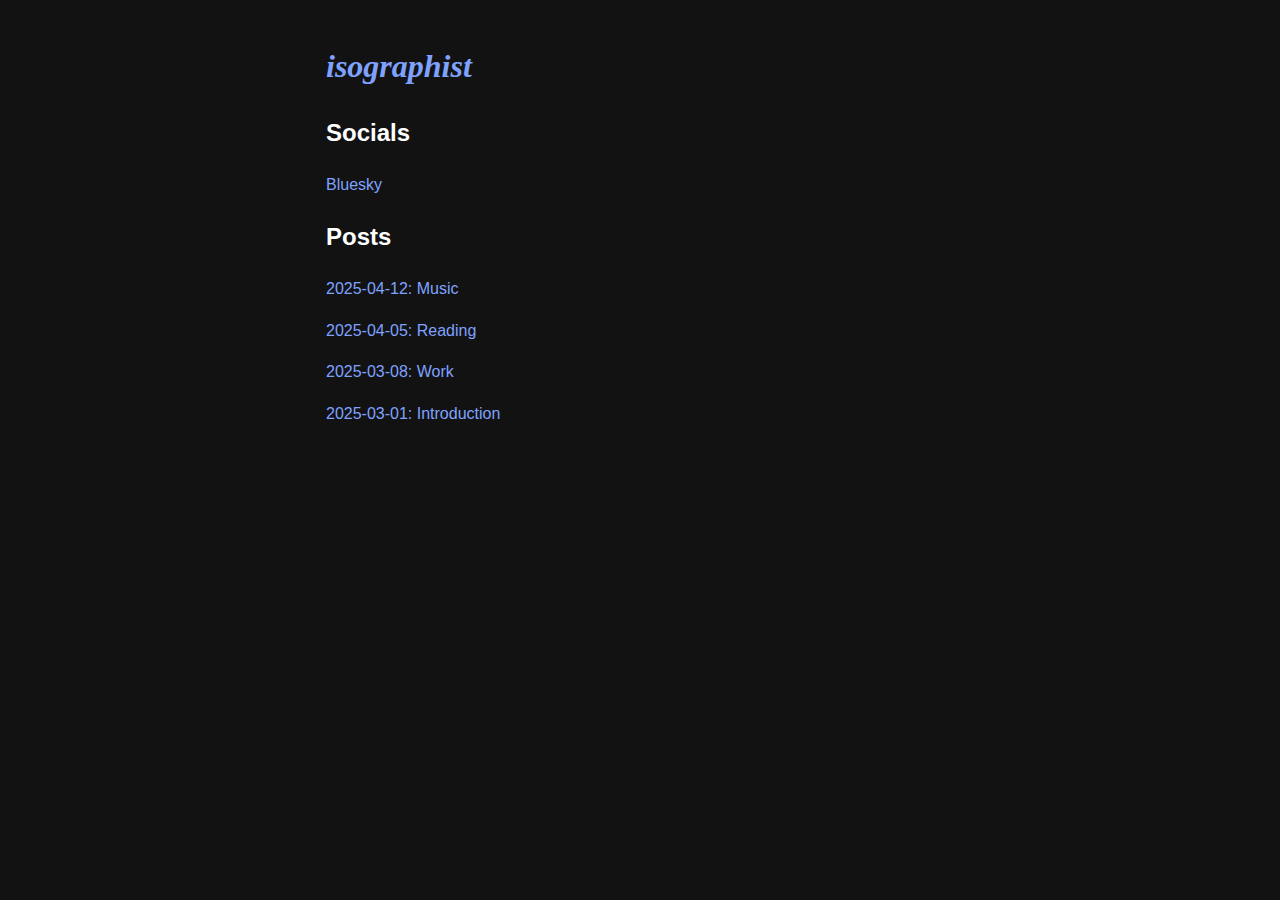
<file: index.html>
<!DOCTYPE html>
<html lang="en">
<head>
    <link rel="stylesheet" href="styles.css">
    <meta charset="UTF-8">
    <meta name="viewport" content="width=device-width, initial-scale=1.0">
    <title>isographist</title>
</head>
<body>
    <h1><a href="index.html"><em>isographist</em></a></h1>
<h2>Socials</h2>
<p><a href="https://bsky.app/profile/isograph.ist">Bluesky</a></p>
<h2>Posts</h2>
<p><a href="posts/2025-04-12-music.html">2025-04-12: Music</a></p>
<p><a href="posts/2025-04-05-reading.html">2025-04-05: Reading</a></p>
<p><a href="posts/2025-03-08-work.html">2025-03-08: Work</a></p>
<p><a href="posts/2025-03-01-introduction.html">2025-03-01: Introduction</a></p>
</body>
</html>
</file>
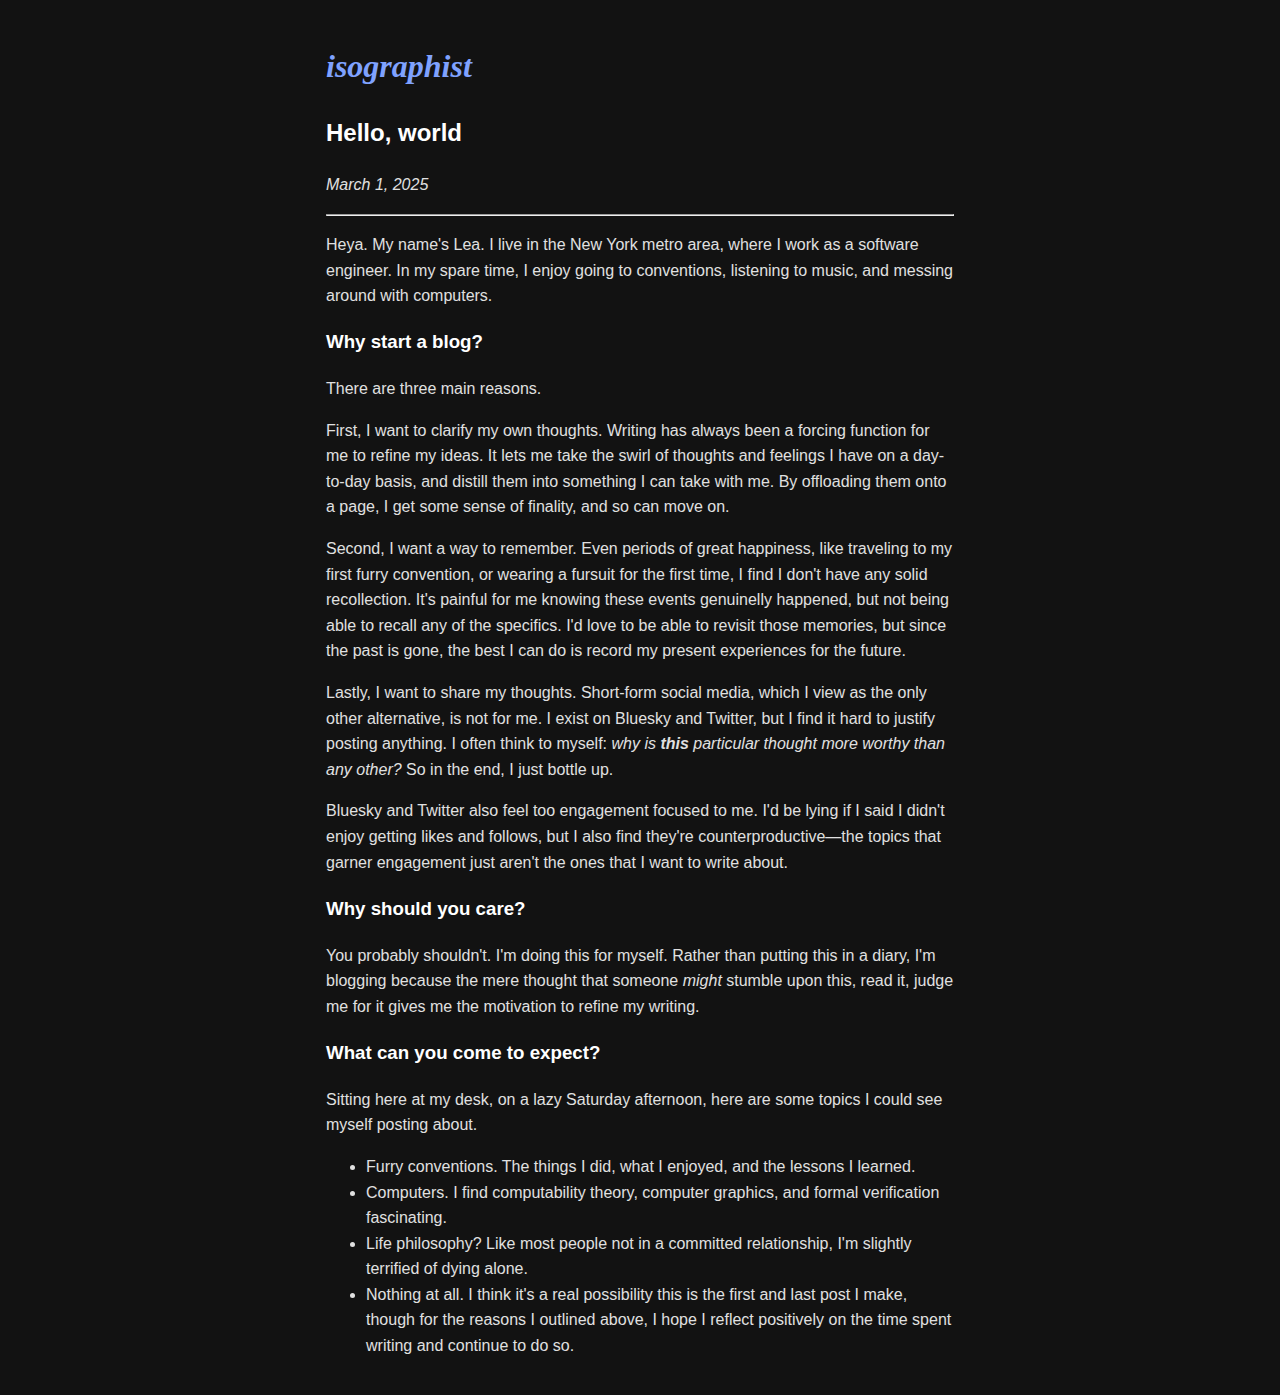
<file: posts/2025-03-01-introduction.html>
<!DOCTYPE html>
<html lang="en">
<head>
    <link rel="stylesheet" href="../styles.css">
    <meta charset="UTF-8">
    <meta name="viewport" content="width=device-width, initial-scale=1.0">
    <title>isographist</title>
</head>
<body>
    <h1><a href="../index.html"><em>isographist</em></a></h1>
<h2>Hello, world</h2>
<p><em>March 1, 2025</em></p>
<hr />
<p>Heya. My name's Lea. I live in the New York metro area, where I work as a software engineer. In my spare time, I enjoy going to conventions, listening to music, and messing around with computers.</p>
<h3>Why start a blog?</h3>
<p>There are three main reasons.</p>
<p>First, I want to clarify my own thoughts. Writing has always been a forcing function for me to refine my ideas. It lets me take the swirl of thoughts and feelings I have on a day-to-day basis, and distill them into something I can take with me. By offloading them onto a page, I get some sense of finality, and so can move on.</p>
<p>Second, I want a way to remember. Even periods of great happiness, like traveling to my first furry convention, or wearing a fursuit for the first time, I find I don't have any solid recollection. It's painful for me knowing these events genuinelly happened, but not being able to recall any of the specifics. I'd love to be able to revisit those memories, but since the past is gone, the best I can do is record my present experiences for the future.</p>
<p>Lastly, I want to share my thoughts. Short-form social media, which I view as the only other alternative, is not for me. I exist on Bluesky and Twitter, but I find it hard to justify posting anything. I often think to myself: <em>why is <strong>this</strong> particular thought more worthy than any other?</em> So in the end, I just bottle up.</p>
<p>Bluesky and Twitter also feel too engagement focused to me. I'd be lying if I said I didn't enjoy getting likes and follows, but I also find they're counterproductive—the topics that garner engagement just aren't the ones that I want to write about. </p>
<h3>Why should you care?</h3>
<p>You probably shouldn't. I'm doing this for myself. Rather than putting this in a diary, I'm blogging because the mere thought that someone <em>might</em> stumble upon this, read it, judge me for it gives me the motivation to refine my writing.</p>
<h3>What can you come to expect?</h3>
<p>Sitting here at my desk, on a lazy Saturday afternoon, here are some topics I could see myself posting about.</p>
<ul>
<li>Furry conventions. The things I did, what I enjoyed, and the lessons I learned.</li>
<li>Computers. I find computability theory, computer graphics, and formal verification fascinating.</li>
<li>Life philosophy? Like most people not in a committed relationship, I'm slightly terrified of dying alone. </li>
<li>Nothing at all. I think it's a real possibility this is the first and last post I make, though for the reasons I outlined above, I hope I reflect positively on the time spent writing and continue to do so.</li>
</ul>
</body>
</html>
</file>
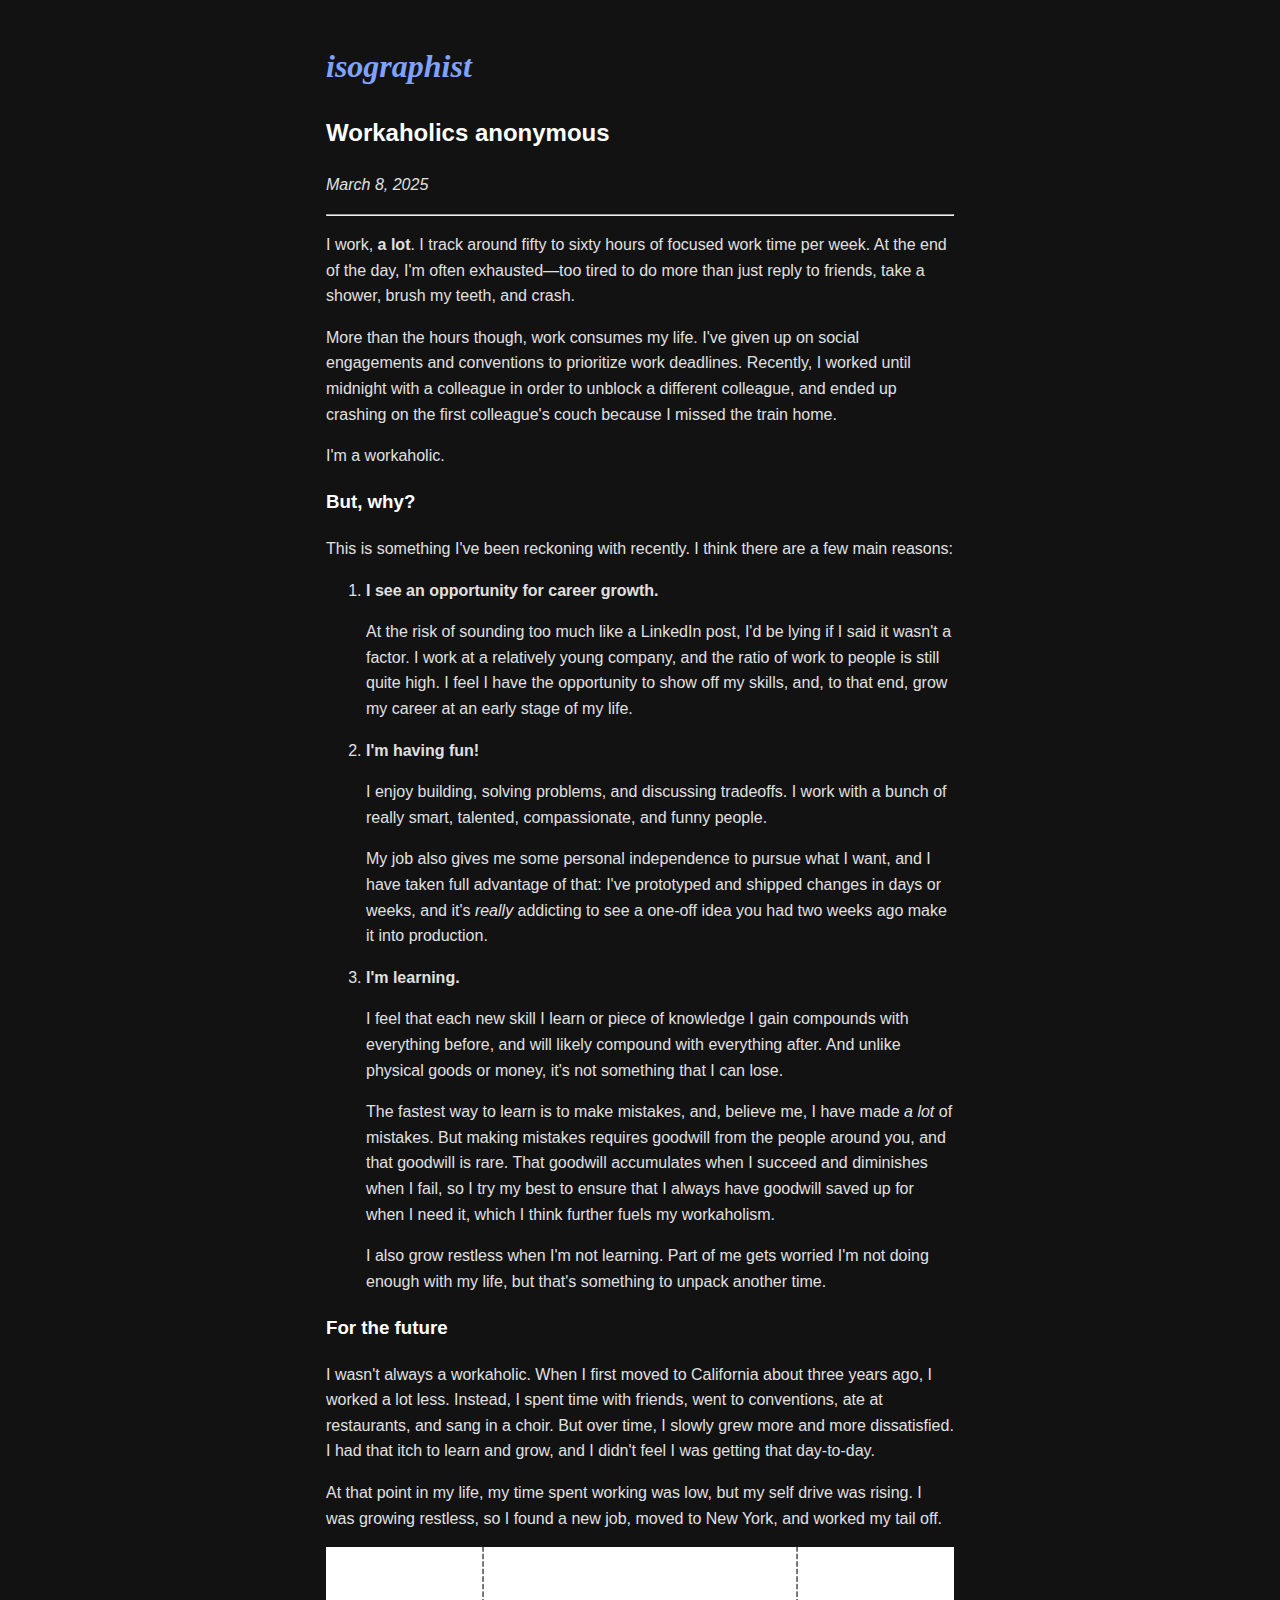
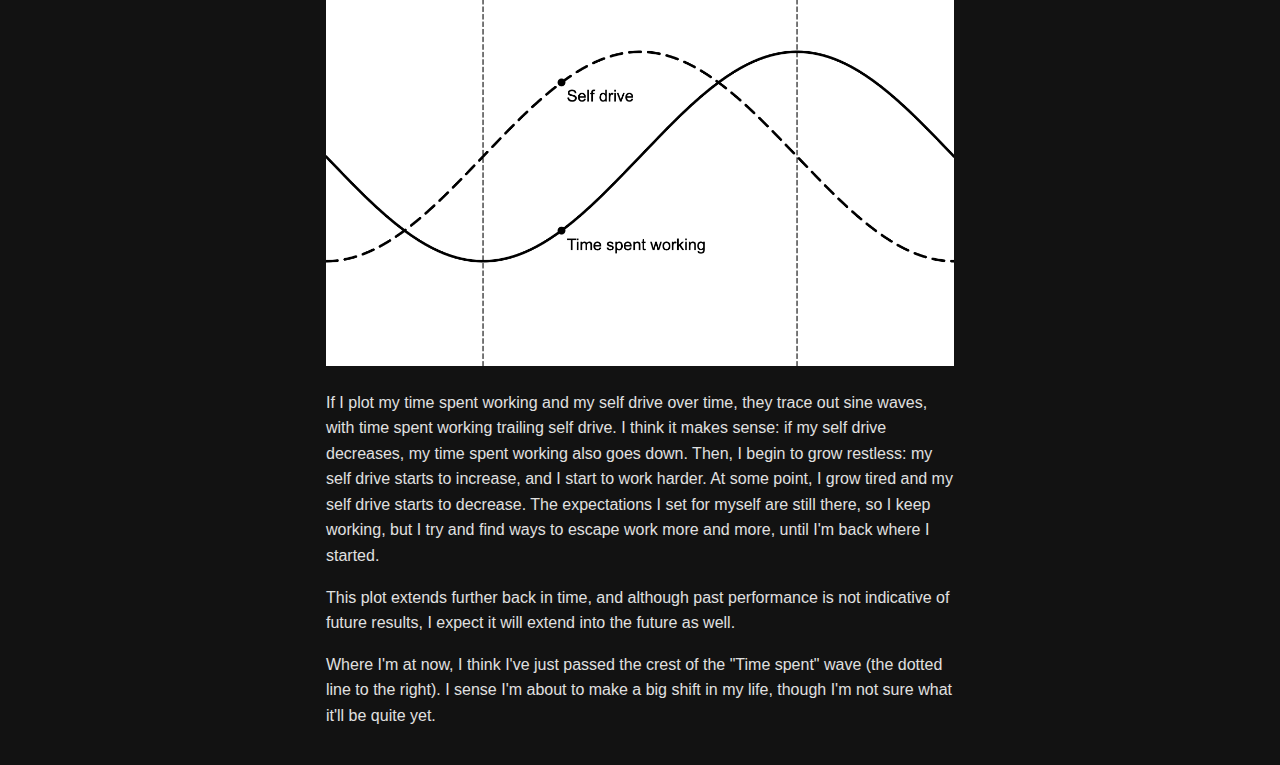
<file: posts/2025-03-08-work.html>
<!DOCTYPE html>
<html lang="en">
<head>
    <link rel="stylesheet" href="../styles.css">
    <meta charset="UTF-8">
    <meta name="viewport" content="width=device-width, initial-scale=1.0">
    <title>isographist</title>
</head>
<body>
    <h1><a href="../index.html"><em>isographist</em></a></h1>
<h2>Workaholics anonymous</h2>
<p><em>March 8, 2025</em></p>
<hr />
<p>I work, <strong>a lot</strong>. I track around fifty to sixty hours of focused work time per week. At the end of the day, I'm often exhausted—too tired to do more than just reply to friends, take a shower, brush my teeth, and crash. </p>
<p>More than the hours though, work consumes my life. I've given up on social engagements and conventions to prioritize work deadlines. Recently, I worked until midnight with a colleague in order to unblock a different colleague, and ended up crashing on the first colleague's couch because I missed the train home. </p>
<p>I'm a workaholic.</p>
<h3>But, why?</h3>
<p>This is something I've been reckoning with recently. I think there are a few main reasons:</p>
<ol>
<li>
<p><strong>I see an opportunity for career growth.</strong> </p>
<p>At the risk of sounding too much like a LinkedIn post, I'd be lying if I said it wasn't a factor. I work at a relatively young company, and the ratio of work to people is still quite high. I feel I have the opportunity to show off my skills, and, to that end, grow my career at an early stage of my life.</p>
</li>
<li>
<p><strong>I'm having fun!</strong> </p>
<p>I enjoy building, solving problems, and discussing tradeoffs. I work with a bunch of really smart, talented, compassionate, and funny people.</p>
<p>My job also gives me some personal independence to pursue what I want, and I have taken full advantage of that: I've prototyped and shipped changes in days or weeks, and it's <em>really</em> addicting to see a one-off idea you had two weeks ago make it into production.</p>
</li>
<li>
<p><strong>I'm learning.</strong> </p>
<p>I feel that each new skill I learn or piece of knowledge I gain compounds with everything before, and will likely compound with everything after. And unlike physical goods or money, it's not something that I can lose.</p>
<p>The fastest way to learn is to make mistakes, and, believe me, I have made <em>a lot</em> of mistakes. But making mistakes requires goodwill from the people around you, and that goodwill is rare. That goodwill accumulates when I succeed and diminishes when I fail, so I try my best to ensure that I always have goodwill saved up for when I need it, which I think further fuels my workaholism.</p>
<p>I also grow restless when I'm not learning. Part of me gets worried I'm not doing enough with my life, but that's something to unpack another time.</p>
</li>
</ol>
<h3>For the future</h3>
<p>I wasn't always a workaholic. When I first moved to California about three years ago, I worked a lot less. Instead, I spent time with friends, went to conventions, ate at restaurants, and sang in a choir. But over time, I slowly grew more and more dissatisfied. I had that itch to learn and grow, and I didn't feel I was getting that day-to-day.</p>
<p>At that point in my life, my time spent working was low, but my self drive was rising. I was growing restless, so I found a new job, moved to New York, and worked my tail off.</p>
<p><img alt="A graph of two sine waves. One labeled &quot;Self drive&quot;, the other labeled &quot;Time spent working&quot;." src="../resources/2025-03-08-work.png" /></p>
<p>If I plot my time spent working and my self drive over time, they trace out sine waves, with time spent working trailing self drive. I think it makes sense: if my self drive decreases, my time spent working also goes down. Then, I begin to grow restless: my self drive starts to increase, and I start to work harder. At some point, I grow tired and my self drive starts to decrease. The expectations I set for myself are still there, so I keep working, but I try and find ways to escape work more and more, until I'm back where I started. </p>
<p>This plot extends further back in time, and although past performance is not indicative of future results, I expect it will extend into the future as well.</p>
<p>Where I'm at now, I think I've just passed the crest of the "Time spent" wave (the dotted line to the right). I sense I'm about to make a big shift in my life, though I'm not sure what it'll be quite yet.</p>
</body>
</html>
</file>
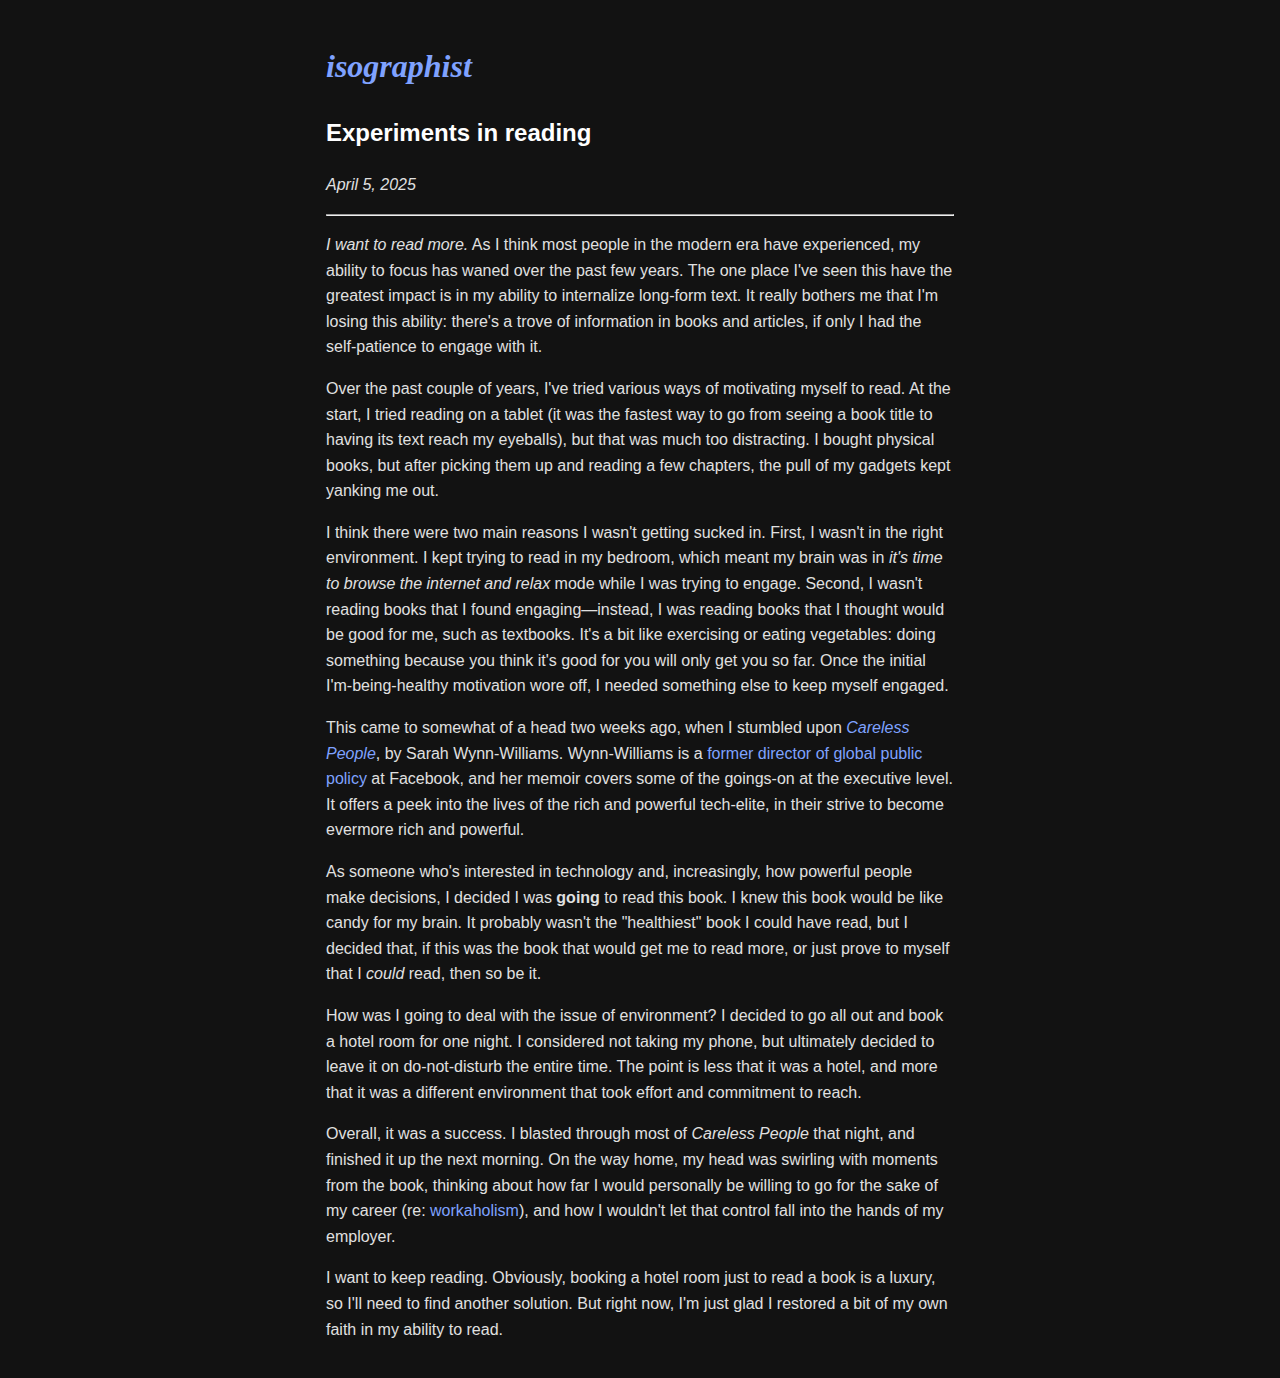
<file: posts/2025-04-05-reading.html>
<!DOCTYPE html>
<html lang="en">
<head>
    <link rel="stylesheet" href="../styles.css">
    <meta charset="UTF-8">
    <meta name="viewport" content="width=device-width, initial-scale=1.0">
    <title>isographist</title>
</head>
<body>
    <h1><a href="../index.html"><em>isographist</em></a></h1>
<h2>Experiments in reading</h2>
<p><em>April 5, 2025</em></p>
<hr />
<p><em>I want to read more.</em> As I think most people in the modern era have experienced, my ability to focus has waned over the past few years. The one place I've seen this have the greatest impact is in my ability to internalize long-form text. It really bothers me that I'm losing this ability: there's a trove of information in books and articles, if only I had the self-patience to engage with it.</p>
<p>Over the past couple of years, I've tried various ways of motivating myself to read. At the start, I tried reading on a tablet (it was the fastest way to go from seeing a book title to having its text reach my eyeballs), but that was much too distracting. I bought physical books, but after picking them up and reading a few chapters, the pull of my gadgets kept yanking me out. </p>
<p>I think there were two main reasons I wasn't getting sucked in. First, I wasn't in the right environment. I kept trying to read in my bedroom, which meant my brain was in <em>it's time to browse the internet and relax</em> mode while I was trying to engage. Second, I wasn't reading books that I found engaging—instead, I was reading books that I thought would be good for me, such as textbooks. It's a bit like exercising or eating vegetables: doing something because you think it's good for you will only get you so far. Once the initial I'm-being-healthy motivation wore off, I needed something else to keep myself engaged.</p>
<p>This came to somewhat of a head two weeks ago, when I stumbled upon <a href="https://us.macmillan.com/books/9781250391230/carelesspeople/"><em>Careless People</em></a>, by Sarah Wynn-Williams. Wynn-Williams is a <a href="https://us.macmillan.com/author/sarahwynnwilliams">former director of global public policy</a> at Facebook, and her memoir covers some of the goings-on at the executive level. It offers a peek into the lives of the rich and powerful tech-elite, in their strive to become evermore rich and powerful. </p>
<p>As someone who's interested in technology and, increasingly, how powerful people make decisions, I decided I was <strong>going</strong> to read this book. I knew this book would be like candy for my brain. It probably wasn't the "healthiest" book I could have read, but I decided that, if this was the book that would get me to read more, or just prove to myself that I <em>could</em> read, then so be it.</p>
<p>How was I going to deal with the issue of environment? I decided to go all out and book a hotel room for one night. I considered not taking my phone, but ultimately decided to leave it on do-not-disturb the entire time. The point is less that it was a hotel, and more that it was a different environment that took effort and commitment to reach.</p>
<p>Overall, it was a success. I blasted through most of <em>Careless People</em> that night, and finished it up the next morning. On the way home, my head was swirling with moments from the book, thinking about how far I would personally be willing to go for the sake of my career (re: <a href="2025-03-08-work.html">workaholism</a>), and how I wouldn't let that control fall into the hands of my employer.</p>
<p>I want to keep reading. Obviously, booking a hotel room just to read a book is a luxury, so I'll need to find another solution. But right now, I'm just glad I restored a bit of my own faith in my ability to read.</p>
</body>
</html>
</file>
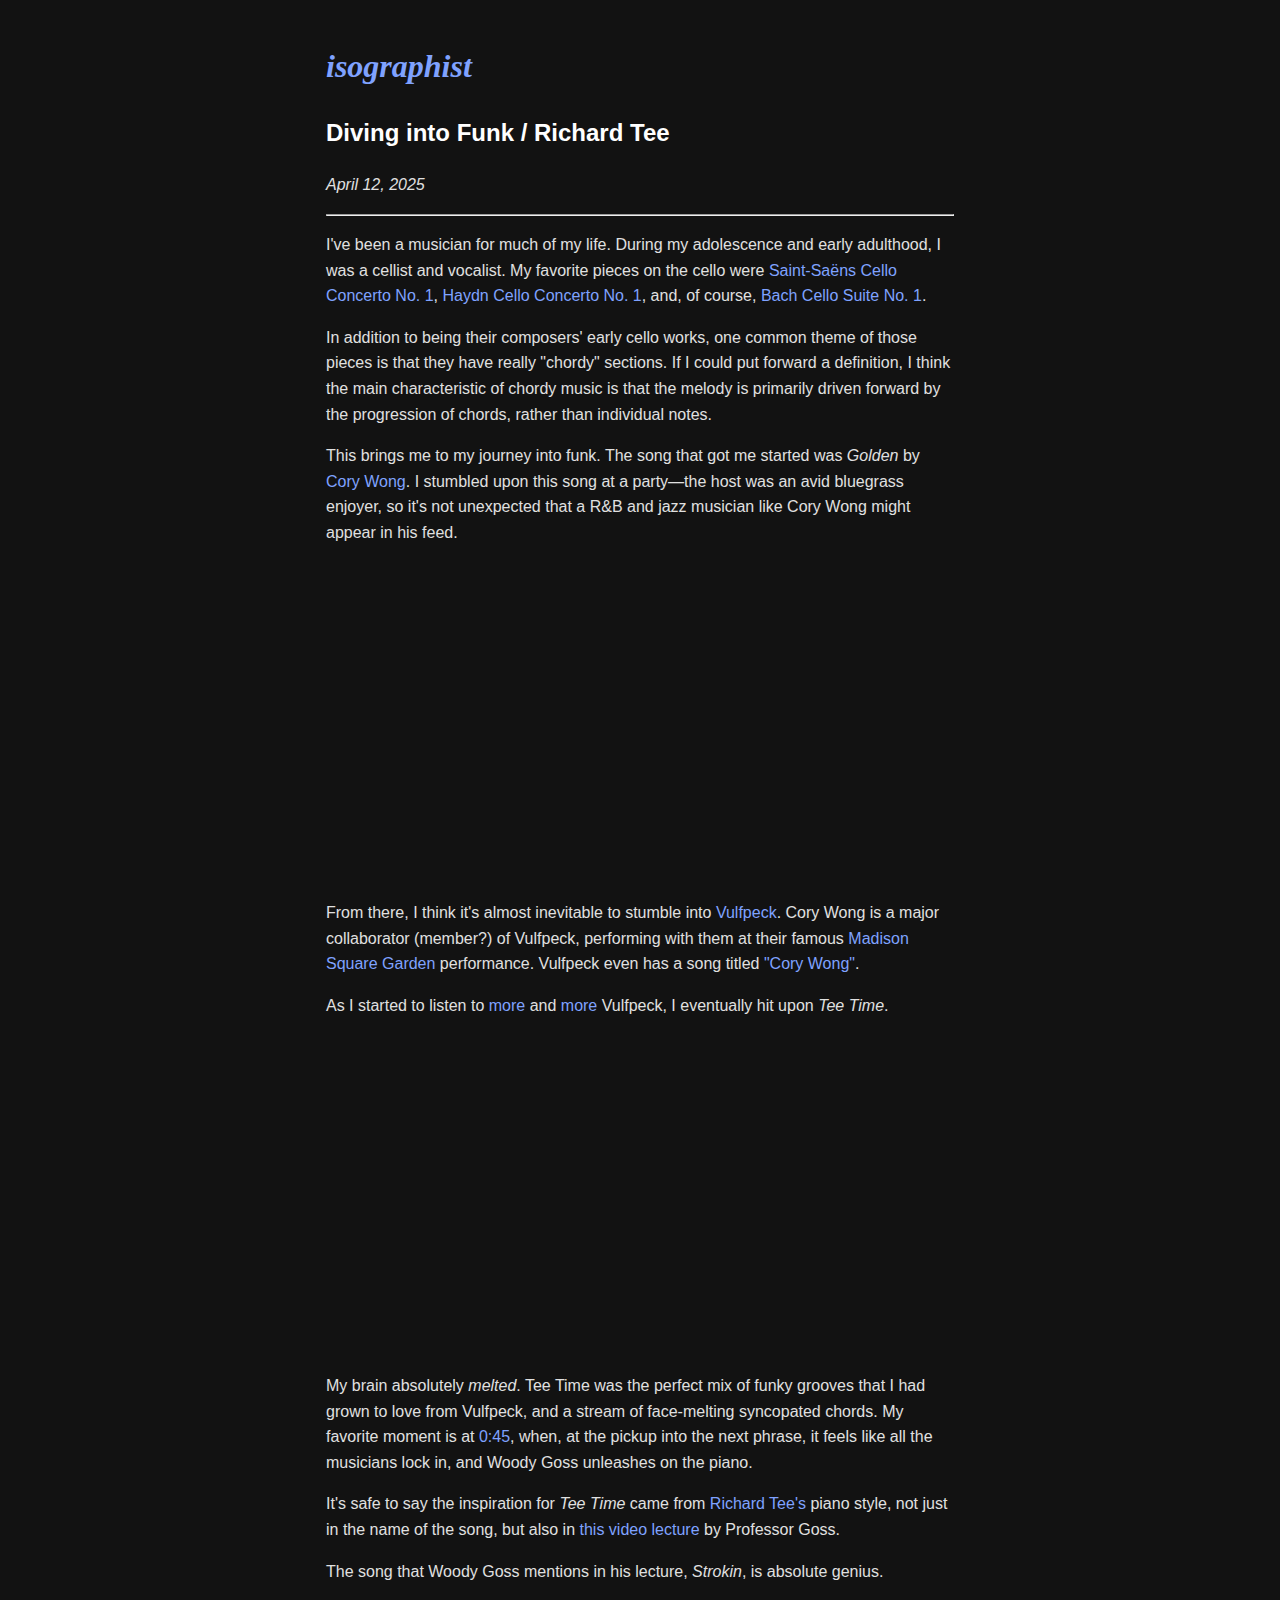
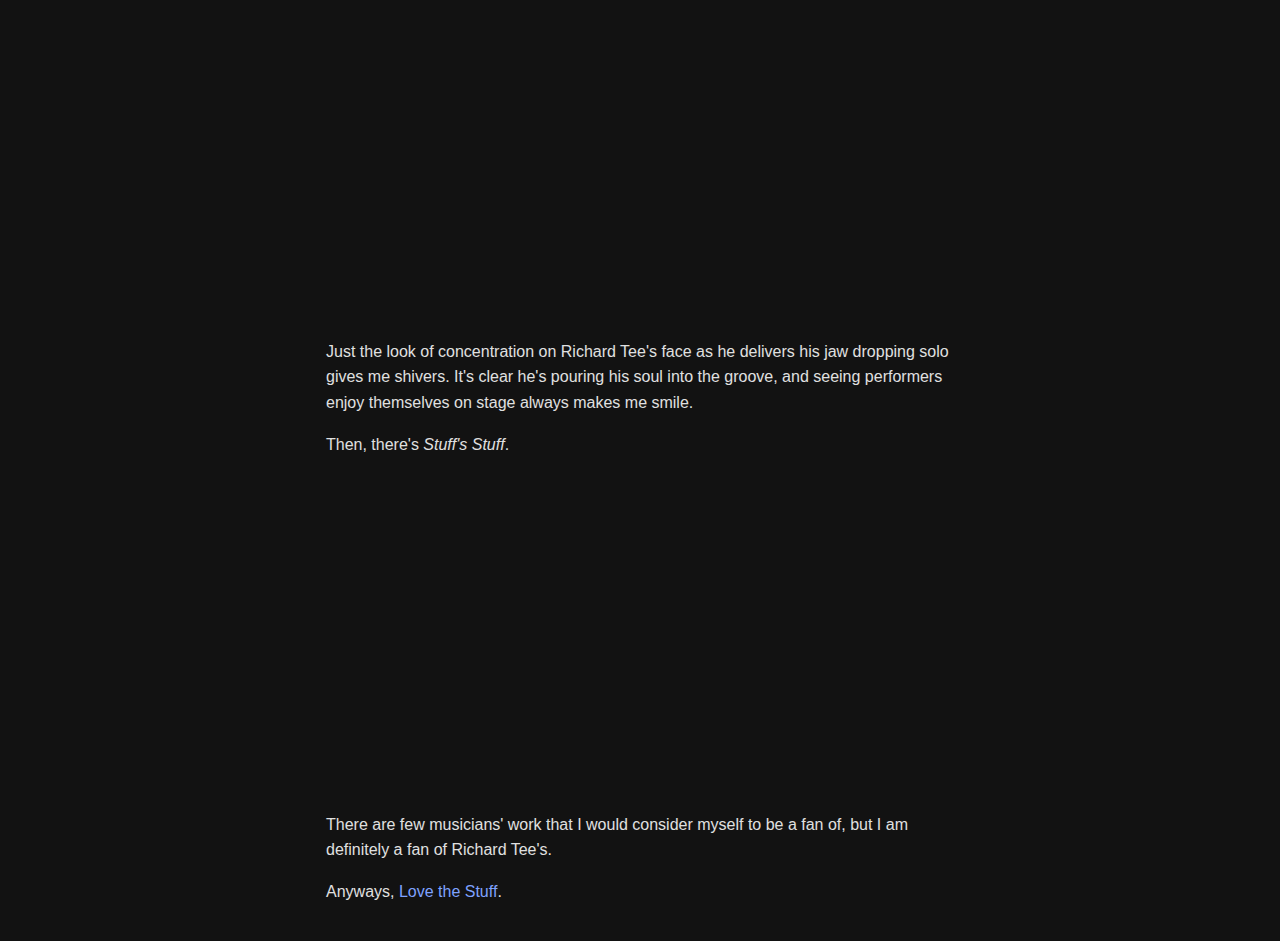
<file: posts/2025-04-12-music.html>
<!DOCTYPE html>
<html lang="en">
<head>
    <link rel="stylesheet" href="../styles.css">
    <meta charset="UTF-8">
    <meta name="viewport" content="width=device-width, initial-scale=1.0">
    <title>isographist</title>
</head>
<body>
    <h1><a href="../index.html"><em>isographist</em></a></h1>
<h2>Diving into Funk / Richard Tee</h2>
<p><em>April 12, 2025</em></p>
<hr />
<p>I've been a musician for much of my life. During my adolescence and early adulthood, I was a cellist and vocalist. My favorite pieces on the cello were <a href="https://youtu.be/YwUqnPQdjlg?feature=shared&amp;t=148">Saint-Saëns Cello Concerto No. 1</a>, <a href="https://youtu.be/mooB5Q-0FIE?feature=shared&amp;t=1117">Haydn Cello Concerto No. 1</a>, and, of course, <a href="https://youtu.be/mGQLXRTl3Z0?feature=shared&amp;t=141">Bach Cello Suite No. 1</a>. </p>
<p>In addition to being their composers' early cello works, one common theme of those pieces is that they have really "chordy" sections. If I could put forward a definition, I think the main characteristic of chordy music is that the melody is primarily driven forward by the progression of chords, rather than individual notes.</p>
<p>This brings me to my journey into funk. The song that got me started was <em>Golden</em> by <a href="https://en.wikipedia.org/wiki/Cory_Wong">Cory Wong</a>. I stumbled upon this song at a party—the host was an avid bluegrass enjoyer, so it's not unexpected that a R&amp;B and jazz musician like Cory Wong might appear in his feed.</p>
<iframe width=100% height="315" src="https://www.youtube.com/embed/zqw6y61p328?si=UwYQDzjN13q0EylI&amp;start=12" title="YouTube video player" frameborder="0" allow="accelerometer; autoplay; clipboard-write; encrypted-media; gyroscope; picture-in-picture; web-share" referrerpolicy="strict-origin-when-cross-origin" allowfullscreen></iframe>

<p>From there, I think it's almost inevitable to stumble into <a href="https://en.wikipedia.org/wiki/Vulfpeck">Vulfpeck</a>. Cory Wong is a major collaborator (member?) of Vulfpeck, performing with them at their famous <a href="https://youtu.be/rv4wf7bzfFE?feature=shared">Madison Square Garden</a> performance. Vulfpeck even has a song titled <a href="https://youtu.be/y8GbpZN071M?feature=shared">"Cory Wong"</a>.</p>
<p>As I started to listen to <a href="https://youtu.be/goeYYzXGcgw?feature=shared">more</a> and <a href="https://youtu.be/krXs-41hOp8?feature=shared">more</a> Vulfpeck, I eventually hit upon <em>Tee Time</em>.</p>
<iframe width=100% height="315" src="https://www.youtube.com/embed/iFG18LOlj-o?si=SOt6C4GzBwtxXbOd&amp;start=4" title="YouTube video player" frameborder="0" allow="accelerometer; autoplay; clipboard-write; encrypted-media; gyroscope; picture-in-picture; web-share" referrerpolicy="strict-origin-when-cross-origin" allowfullscreen></iframe>

<p>My brain absolutely <em>melted</em>. Tee Time was the perfect mix of funky grooves that I had grown to love from Vulfpeck, and a stream of face-melting syncopated chords. My favorite moment is at <a href="https://youtu.be/iFG18LOlj-o?feature=shared&amp;t=45">0:45</a>, when, at the pickup into the next phrase, it feels like all the musicians lock in, and Woody Goss unleashes on the piano.</p>
<p>It's safe to say the inspiration for <em>Tee Time</em> came from <a href="https://en.wikipedia.org/wiki/Richard_Tee">Richard Tee's</a> piano style, not just in the name of the song, but also in <a href="https://youtu.be/M4hngeouu8U?feature=shared">this video lecture</a> by Professor Goss.</p>
<p>The song that Woody Goss mentions in his lecture, <em>Strokin</em>, is absolute genius.</p>
<iframe width=100% height="315" src="https://www.youtube.com/embed/l2mJd6S_EpQ?si=CWtOYymyasNmtegz&amp;controls=0&amp;start=129" title="YouTube video player" frameborder="0" allow="accelerometer; autoplay; clipboard-write; encrypted-media; gyroscope; picture-in-picture; web-share" referrerpolicy="strict-origin-when-cross-origin" allowfullscreen></iframe>

<p>Just the look of concentration on Richard Tee's face as he delivers his jaw dropping solo gives me shivers. It's clear he's pouring his soul into the groove, and seeing performers enjoy themselves on stage always makes me smile.</p>
<p>Then, there's <em>Stuff's Stuff</em>.</p>
<iframe width=100% height="315" src="https://www.youtube.com/embed/eMaZLxr_7rg?si=9A6SaXExoOWh66Gw&amp;start=78" title="YouTube video player" frameborder="0" allow="accelerometer; autoplay; clipboard-write; encrypted-media; gyroscope; picture-in-picture; web-share" referrerpolicy="strict-origin-when-cross-origin" allowfullscreen></iframe>

<p>There are few musicians' work that I would consider myself to be a fan of, but I am definitely a fan of Richard Tee's.</p>
<p>Anyways, <a href="https://youtu.be/4gBkQQ8_LZs?feature=shared&amp;t=163">Love the Stuff</a>.</p>
</body>
</html>
</file>
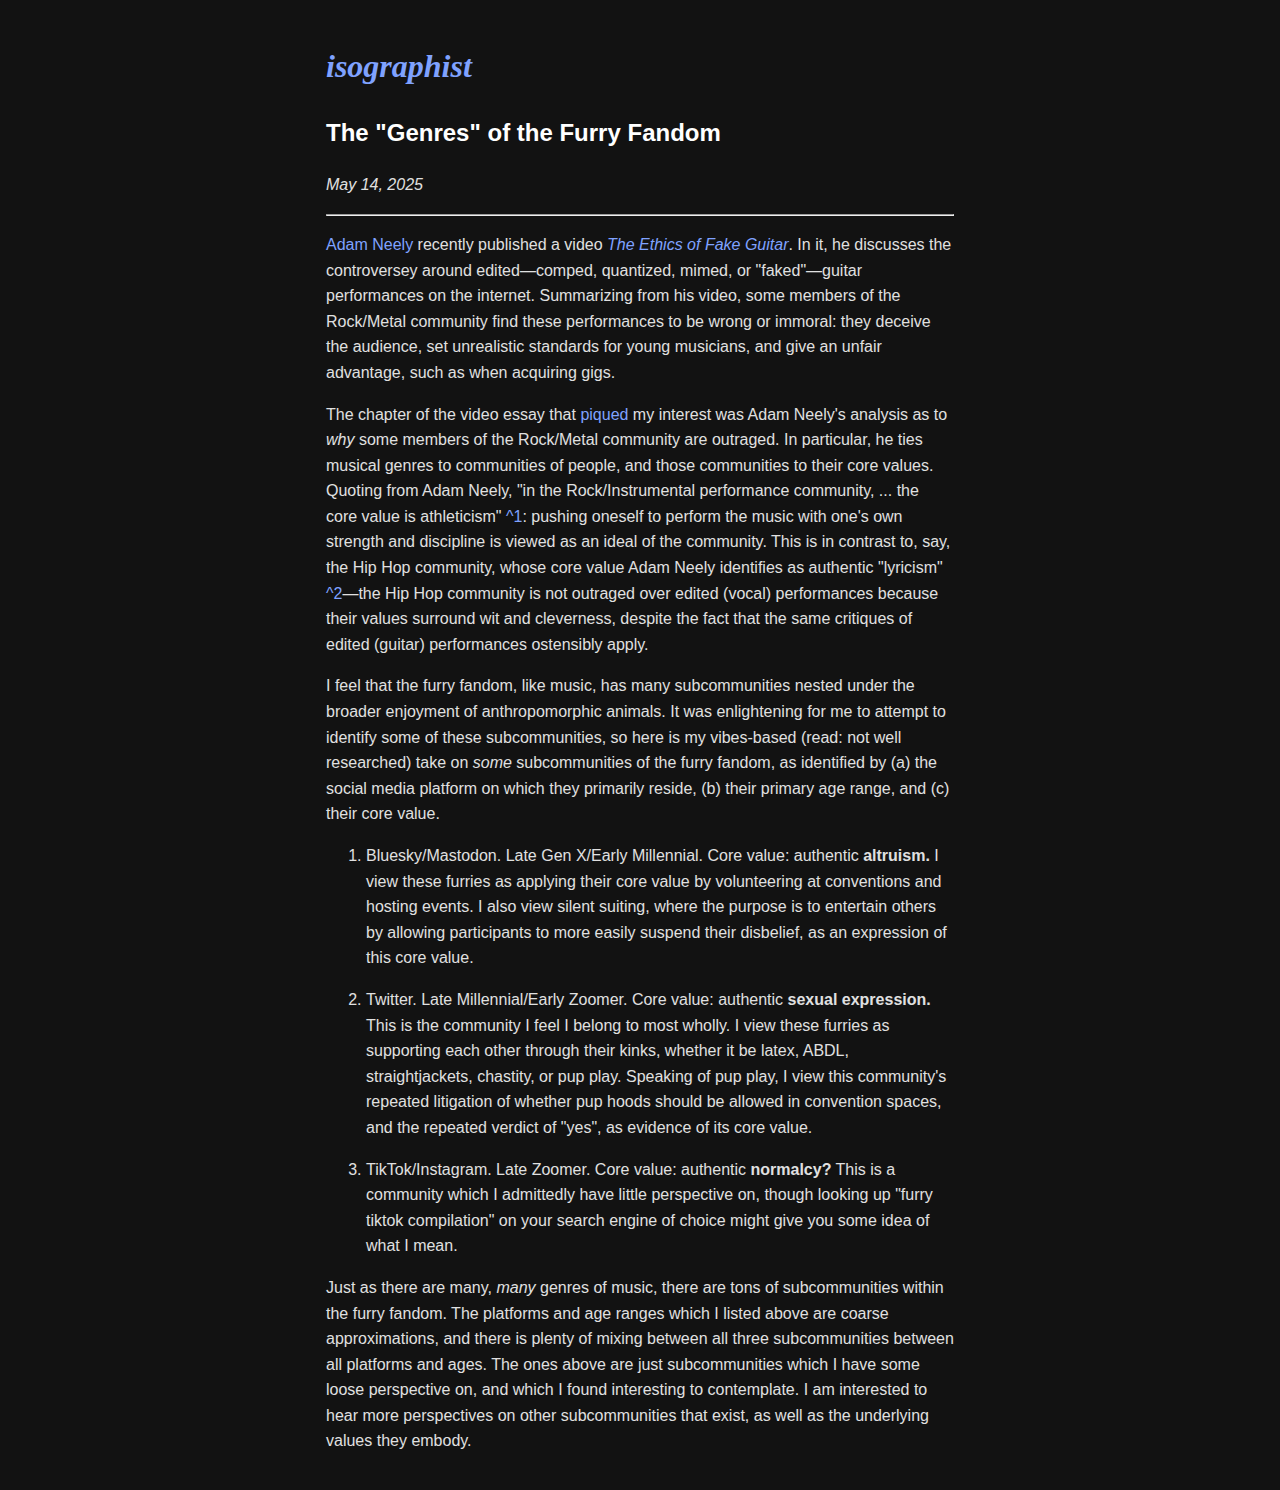
<file: posts/2025-05-14-genres.html>
<!DOCTYPE html>
<html lang="en">
<head>
    <link rel="stylesheet" href="../styles.css">
    <meta charset="UTF-8">
    <meta name="viewport" content="width=device-width, initial-scale=1.0">
    <title>isographist</title>
</head>
<body>
    <h1><a href="../index.html"><em>isographist</em></a></h1>
<h2>The &quot;Genres&quot; of the Furry Fandom</h2>
<p><em>May 14, 2025</em></p>
<hr />
<p><a href="https://www.youtube.com/@AdamNeely">Adam Neely</a> recently published a video
<a href="https://www.youtube.com/watch?v=R1QEV9euGAg"><em>The Ethics of Fake Guitar</em></a>. In it, he discusses the controversey around
edited—comped, quantized, mimed, or &quot;faked&quot;—guitar performances on the internet. Summarizing from his video, some
members of the Rock/Metal community find these performances to be wrong or immoral: they deceive the audience, set
unrealistic standards for young musicians, and give an unfair advantage, such as when acquiring gigs.</p>
<p>The chapter of the video essay that <a href="https://bsky.app/profile/buckley.deer.place/post/3lnb34uerzs2q">piqued</a> my interest
was Adam Neely's analysis as to <em>why</em> some members of the Rock/Metal community are outraged. In particular, he ties
musical genres to communities of people, and those communities to their core values. Quoting from Adam Neely, &quot;in the
Rock/Instrumental performance community, ... the core value is athleticism&quot; <a href="https://youtu.be/R1QEV9euGAg?t=1806">^1</a>: pushing oneself to perform the music
with one's own strength and discipline is viewed as an ideal of the community. This is in contrast to, say, the Hip Hop
community, whose core value Adam Neely identifies as authentic &quot;lyricism&quot; <a href="https://youtu.be/R1QEV9euGAg?t=2013">^2</a>—the Hip Hop community is not outraged
over edited (vocal) performances because their values surround wit and cleverness, despite the fact that the same
critiques of edited (guitar) performances ostensibly apply.</p>
<p>I feel that the furry fandom, like music, has many subcommunities nested under the broader enjoyment of anthropomorphic
animals. It was enlightening for me to attempt to identify some of these subcommunities, so here is my vibes-based
(read: not well researched) take on <em>some</em> subcommunities of the furry fandom, as identified by (a) the social media
platform on which they primarily reside, (b) their primary age range, and (c) their core value.</p>
<ol>
<li>
<p>Bluesky/Mastodon. Late Gen X/Early Millennial. Core value: authentic <strong>altruism.</strong> I view these furries as applying
their core value by volunteering at conventions and hosting events. I also view silent suiting, where the purpose is
to entertain others by allowing participants to more easily suspend their disbelief, as an expression of this core
value.</p>
</li>
<li>
<p>Twitter. Late Millennial/Early Zoomer. Core value: authentic <strong>sexual expression.</strong> This is the community I feel I
belong to most wholly. I view these furries as supporting each other through their kinks, whether it be latex, ABDL,
straightjackets, chastity, or pup play. Speaking of pup play, I view this community's repeated litigation of whether
pup hoods should be allowed in convention spaces, and the repeated verdict of &quot;yes&quot;, as evidence of its core value.</p>
</li>
<li>
<p>TikTok/Instagram. Late Zoomer. Core value: authentic <strong>normalcy?</strong> This is a community which I admittedly have little
perspective on, though looking up &quot;furry tiktok compilation&quot; on your search engine of choice might give you some idea
of what I mean.</p>
</li>
</ol>
<p>Just as there are many, <em>many</em> genres of music, there are tons of subcommunities within the furry fandom. The platforms
and age ranges which I listed above are coarse approximations, and there is plenty of mixing between all three
subcommunities between all platforms and ages. The ones above are just subcommunities which I have some loose
perspective on, and which I found interesting to contemplate. I am interested to hear more perspectives on other
subcommunities that exist, as well as the underlying values they embody.</p>

</body>
</html>
</file>
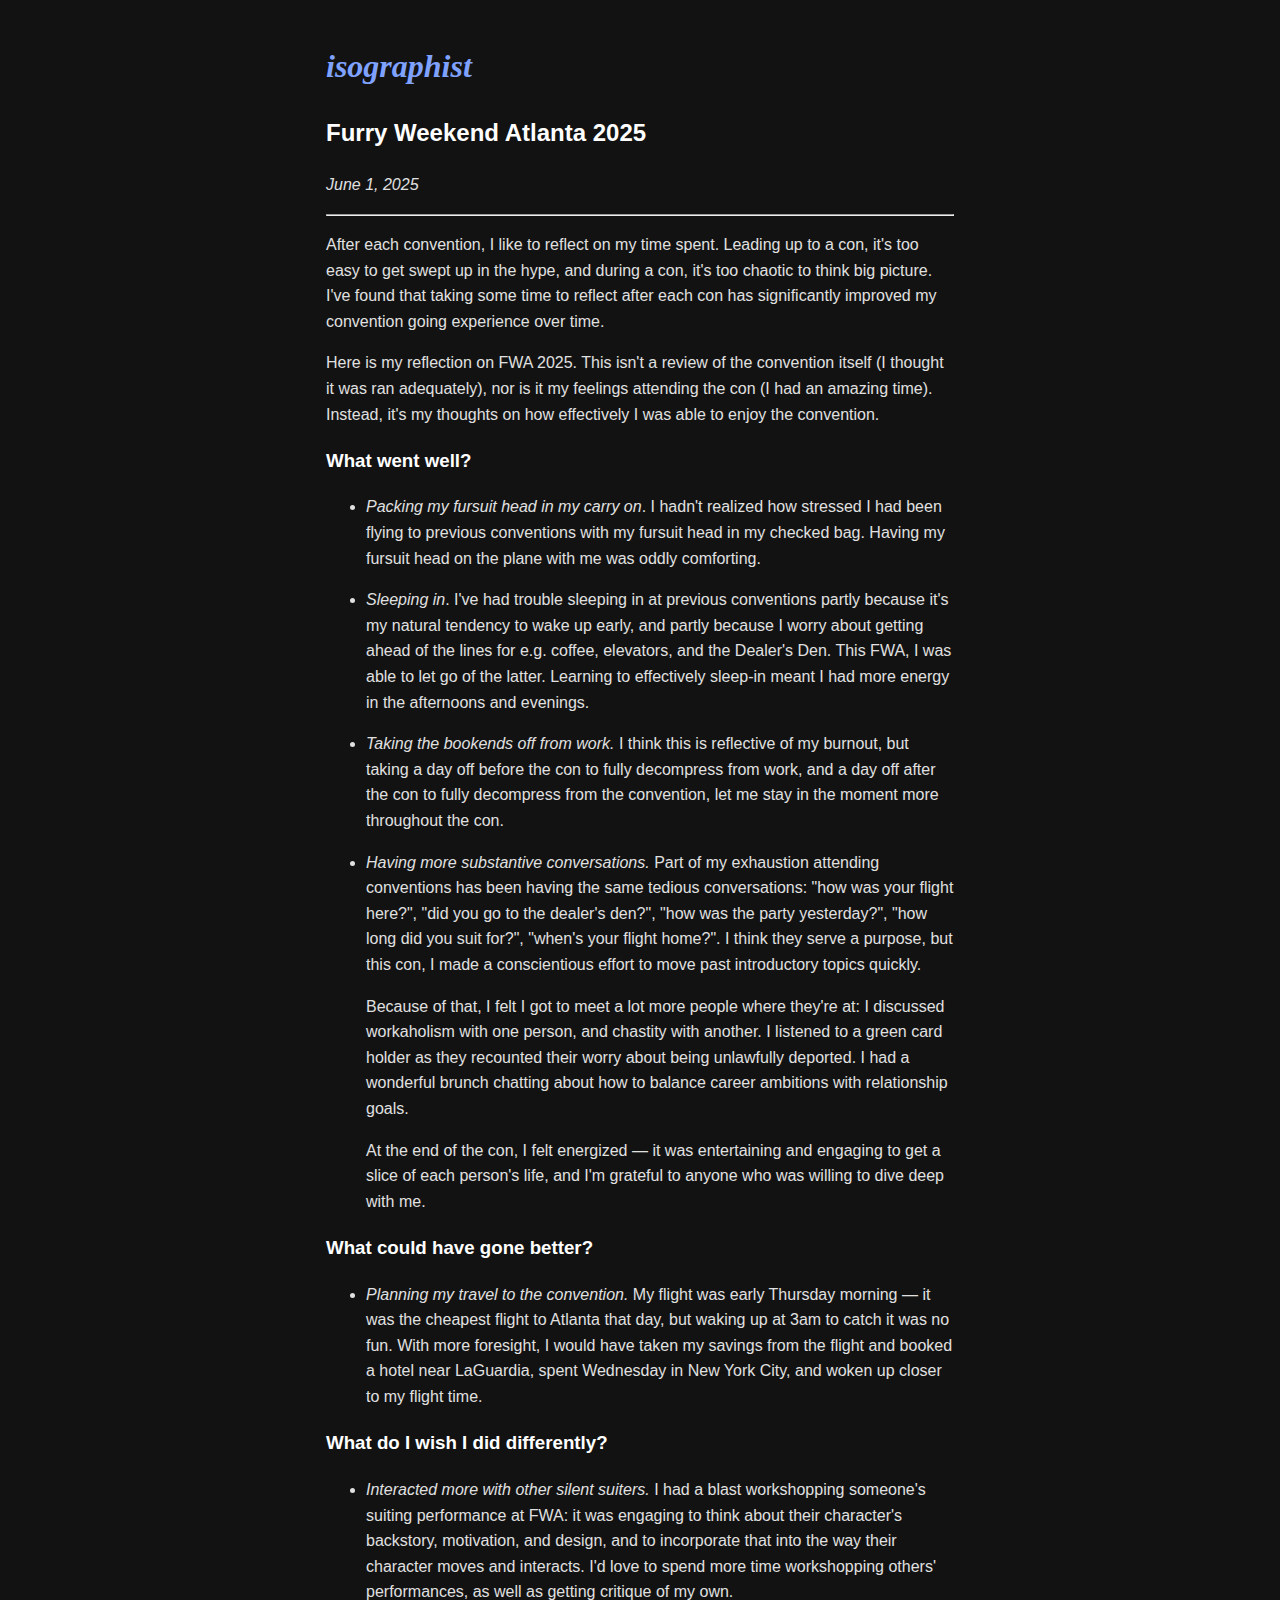
<file: posts/2025-06-01-fwa.html>
<!DOCTYPE html>
<html lang="en">
<head>
    <link rel="stylesheet" href="../styles.css">
    <meta charset="UTF-8">
    <meta name="viewport" content="width=device-width, initial-scale=1.0">
    <title>isographist</title>
</head>
<body>
    <h1><a href="../index.html"><em>isographist</em></a></h1>
<h2>Furry Weekend Atlanta 2025</h2>
<p><em>June 1, 2025</em></p>
<hr />
<p>After each convention, I like to reflect on my time spent. Leading up to a con, it's too easy to get swept up in the
hype, and during a con, it's too chaotic to think big picture. I've found that taking some time to reflect after each
con has significantly improved my convention going experience over time.</p>
<p>Here is my reflection on FWA 2025. This isn't a review of the convention itself (I thought it was ran adequately), nor
is it my feelings attending the con (I had an amazing time). Instead, it's my thoughts on how effectively I was able to
enjoy the convention.</p>
<h3>What went well?</h3>
<ul>
<li>
<p><em>Packing my fursuit head in my carry on</em>. I hadn't realized how stressed I had been flying to previous conventions
with my fursuit head in my checked bag. Having my fursuit head on the plane with me was oddly comforting.</p>
</li>
<li>
<p><em>Sleeping in</em>. I've had trouble sleeping in at previous conventions partly because it's my natural tendency to wake up
early, and partly because I worry about getting ahead of the lines for e.g. coffee, elevators, and the Dealer's Den.
This FWA, I was able to let go of the latter. Learning to effectively sleep-in meant I had more energy in the
afternoons and evenings.</p>
</li>
<li>
<p><em>Taking the bookends off from work.</em> I think this is reflective of my burnout, but taking a day off before the con to
fully decompress from work, and a day off after the con to fully decompress from the convention, let me stay in the
moment more throughout the con.</p>
</li>
<li>
<p><em>Having more substantive conversations.</em> Part of my exhaustion attending conventions has been having the same tedious
conversations: &quot;how was your flight here?&quot;, &quot;did you go to the dealer's den?&quot;, &quot;how was the party yesterday?&quot;, &quot;how
long did you suit for?&quot;, &quot;when's your flight home?&quot;. I think they serve a purpose, but this con, I made a
conscientious effort to move past introductory topics quickly.</p>
<p>Because of that, I felt I got to meet a lot more people where they're at: I discussed workaholism with one person, and
chastity with another. I listened to a green card holder as they recounted their worry about being unlawfully
deported. I had a wonderful brunch chatting about how to balance career ambitions with relationship goals.</p>
<p>At the end of the con, I felt energized — it was entertaining and engaging to get a slice of each person's life, and
I'm grateful to anyone who was willing to dive deep with me.</p>
</li>
</ul>
<h3>What could have gone better?</h3>
<ul>
<li><em>Planning my travel to the convention.</em> My flight was early Thursday morning — it was the cheapest flight to Atlanta
that day, but waking up at 3am to catch it was no fun. With more foresight, I would have taken my savings from the
flight and booked a hotel near LaGuardia, spent Wednesday in New York City, and woken up closer to my flight time.</li>
</ul>
<h3>What do I wish I did differently?</h3>
<ul>
<li><em>Interacted more with other silent suiters.</em> I had a blast workshopping someone's suiting performance at FWA: it was
engaging to think about their character's backstory, motivation, and design, and to incorporate that into the way
their character moves and interacts. I'd love to spend more time workshopping others' performances, as well as getting
critique of my own.</li>
</ul>

</body>
</html>
</file>
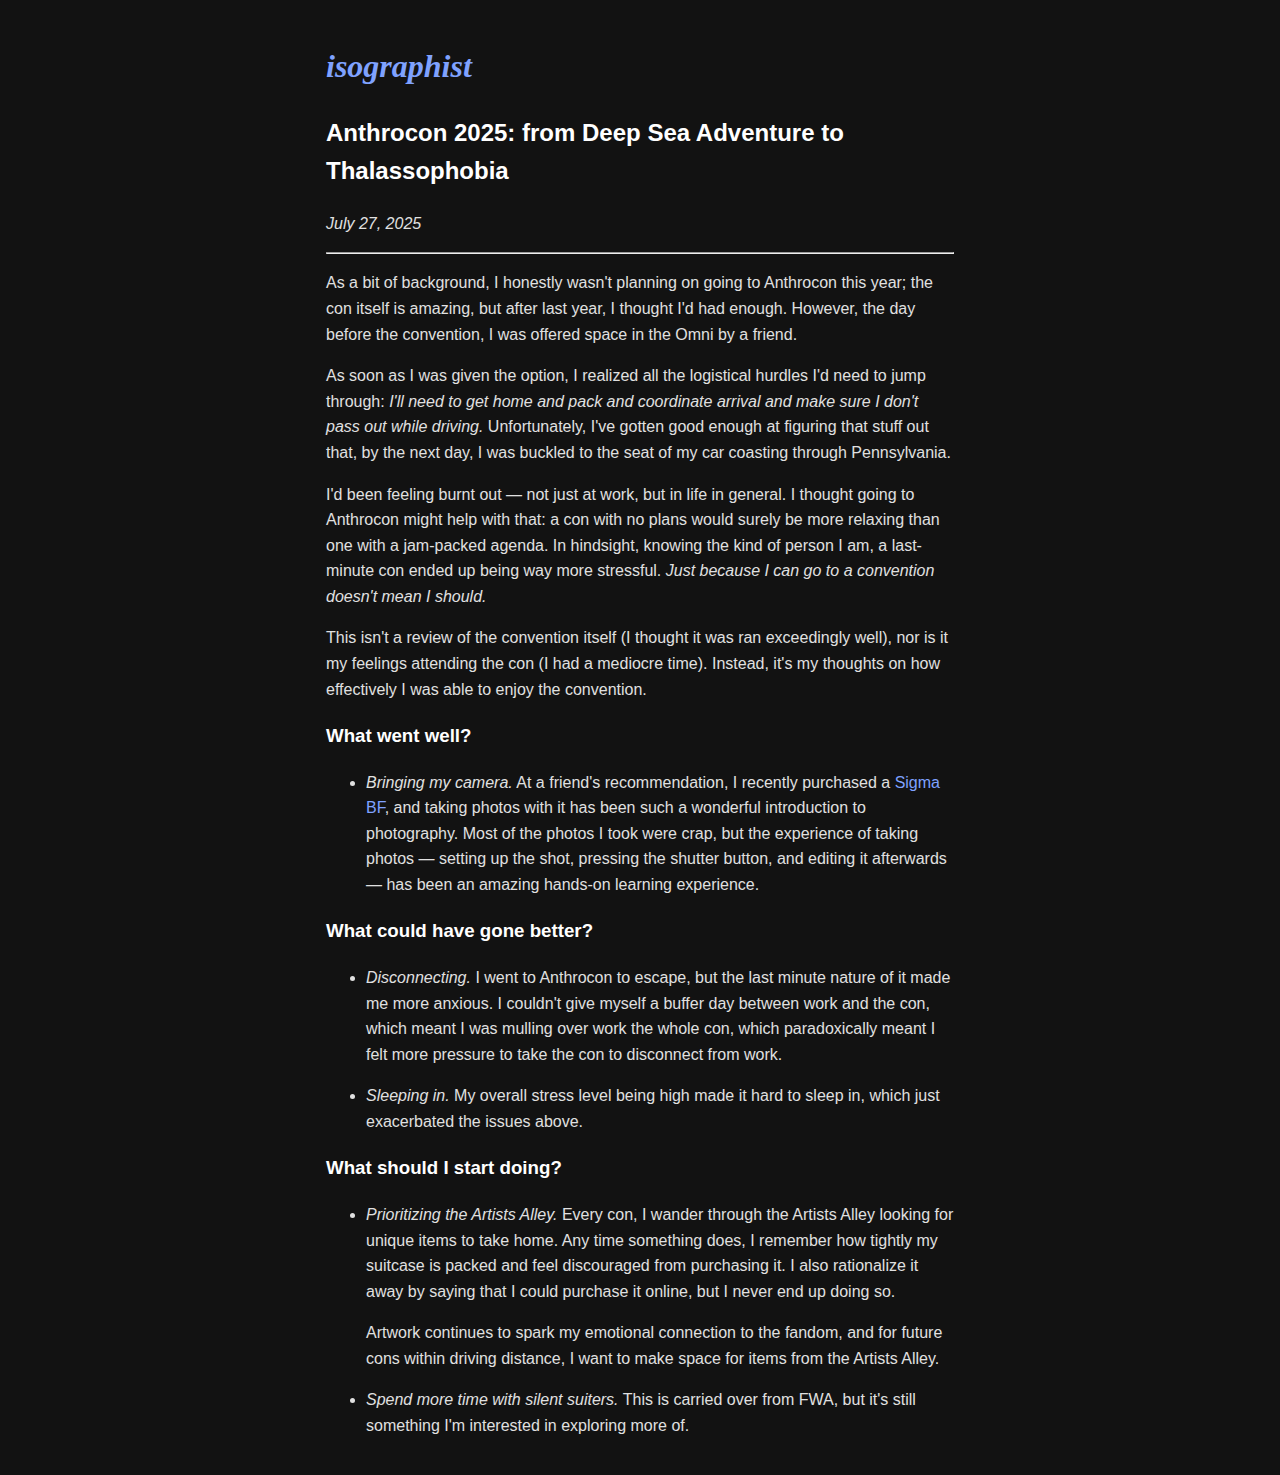
<file: posts/2025-07-27-ac.html>
<!DOCTYPE html>
<html lang="en">
<head>
    <link rel="stylesheet" href="../styles.css">
    <meta charset="UTF-8">
    <meta name="viewport" content="width=device-width, initial-scale=1.0">
    <title>isographist</title>
</head>
<body>
    <h1><a href="../index.html"><em>isographist</em></a></h1>
<h2>Anthrocon 2025: from Deep Sea Adventure to Thalassophobia</h2>
<p><em>July 27, 2025</em></p>
<hr />
<p>As a bit of background, I honestly wasn't planning on going to Anthrocon this year; the con itself is amazing, but after
last year, I thought I'd had enough. However, the day before the convention, I was offered space in the Omni by a
friend.</p>
<p>As soon as I was given the option, I realized all the logistical hurdles I'd need to jump through: <em>I'll need to get
home and pack and coordinate arrival and make sure I don't pass out while driving.</em> Unfortunately, I've gotten good
enough at figuring that stuff out that, by the next day, I was buckled to the seat of my car coasting through
Pennsylvania.</p>
<p>I'd been feeling burnt out — not just at work, but in life in general. I thought going to Anthrocon might help with
that: a con with no plans would surely be more relaxing than one with a jam-packed agenda. In hindsight, knowing the
kind of person I am, a last-minute con ended up being way more stressful. <em>Just because I can go to a convention doesn't
mean I should.</em></p>
<p>This isn't a review of the convention itself (I thought it was ran exceedingly well), nor is it my feelings attending
the con (I had a mediocre time). Instead, it's my thoughts on how effectively I was able to enjoy the convention.</p>
<h3>What went well?</h3>
<ul>
<li><em>Bringing my camera.</em> At a friend's recommendation, I recently purchased a
<a href="https://www.sigma-global.com/en/cameras/bf">Sigma BF</a>, and taking photos with it has been such a wonderful
introduction to photography. Most of the photos I took were crap, but the experience of taking photos — setting up the
shot, pressing the shutter button, and editing it afterwards — has been an amazing hands-on learning experience.</li>
</ul>
<h3>What could have gone better?</h3>
<ul>
<li>
<p><em>Disconnecting.</em> I went to Anthrocon to escape, but the last minute nature of it made me more anxious. I couldn't give
myself a buffer day between work and the con, which meant I was mulling over work the whole con, which paradoxically
meant I felt more pressure to take the con to disconnect from work.</p>
</li>
<li>
<p><em>Sleeping in.</em> My overall stress level being high made it hard to sleep in, which just exacerbated the issues above.</p>
</li>
</ul>
<h3>What should I start doing?</h3>
<ul>
<li>
<p><em>Prioritizing the Artists Alley.</em> Every con, I wander through the Artists Alley looking for unique items to take home.
Any time something does, I remember how tightly my suitcase is packed and feel discouraged from purchasing it. I also
rationalize it away by saying that I could purchase it online, but I never end up doing so.</p>
<p>Artwork continues to spark my emotional connection to the fandom, and for future cons within driving distance, I want
to make space for items from the Artists Alley.</p>
</li>
<li>
<p><em>Spend more time with silent suiters.</em> This is carried over from FWA, but it's still something I'm interested in
exploring more of.</p>
</li>
</ul>

</body>
</html>
</file>
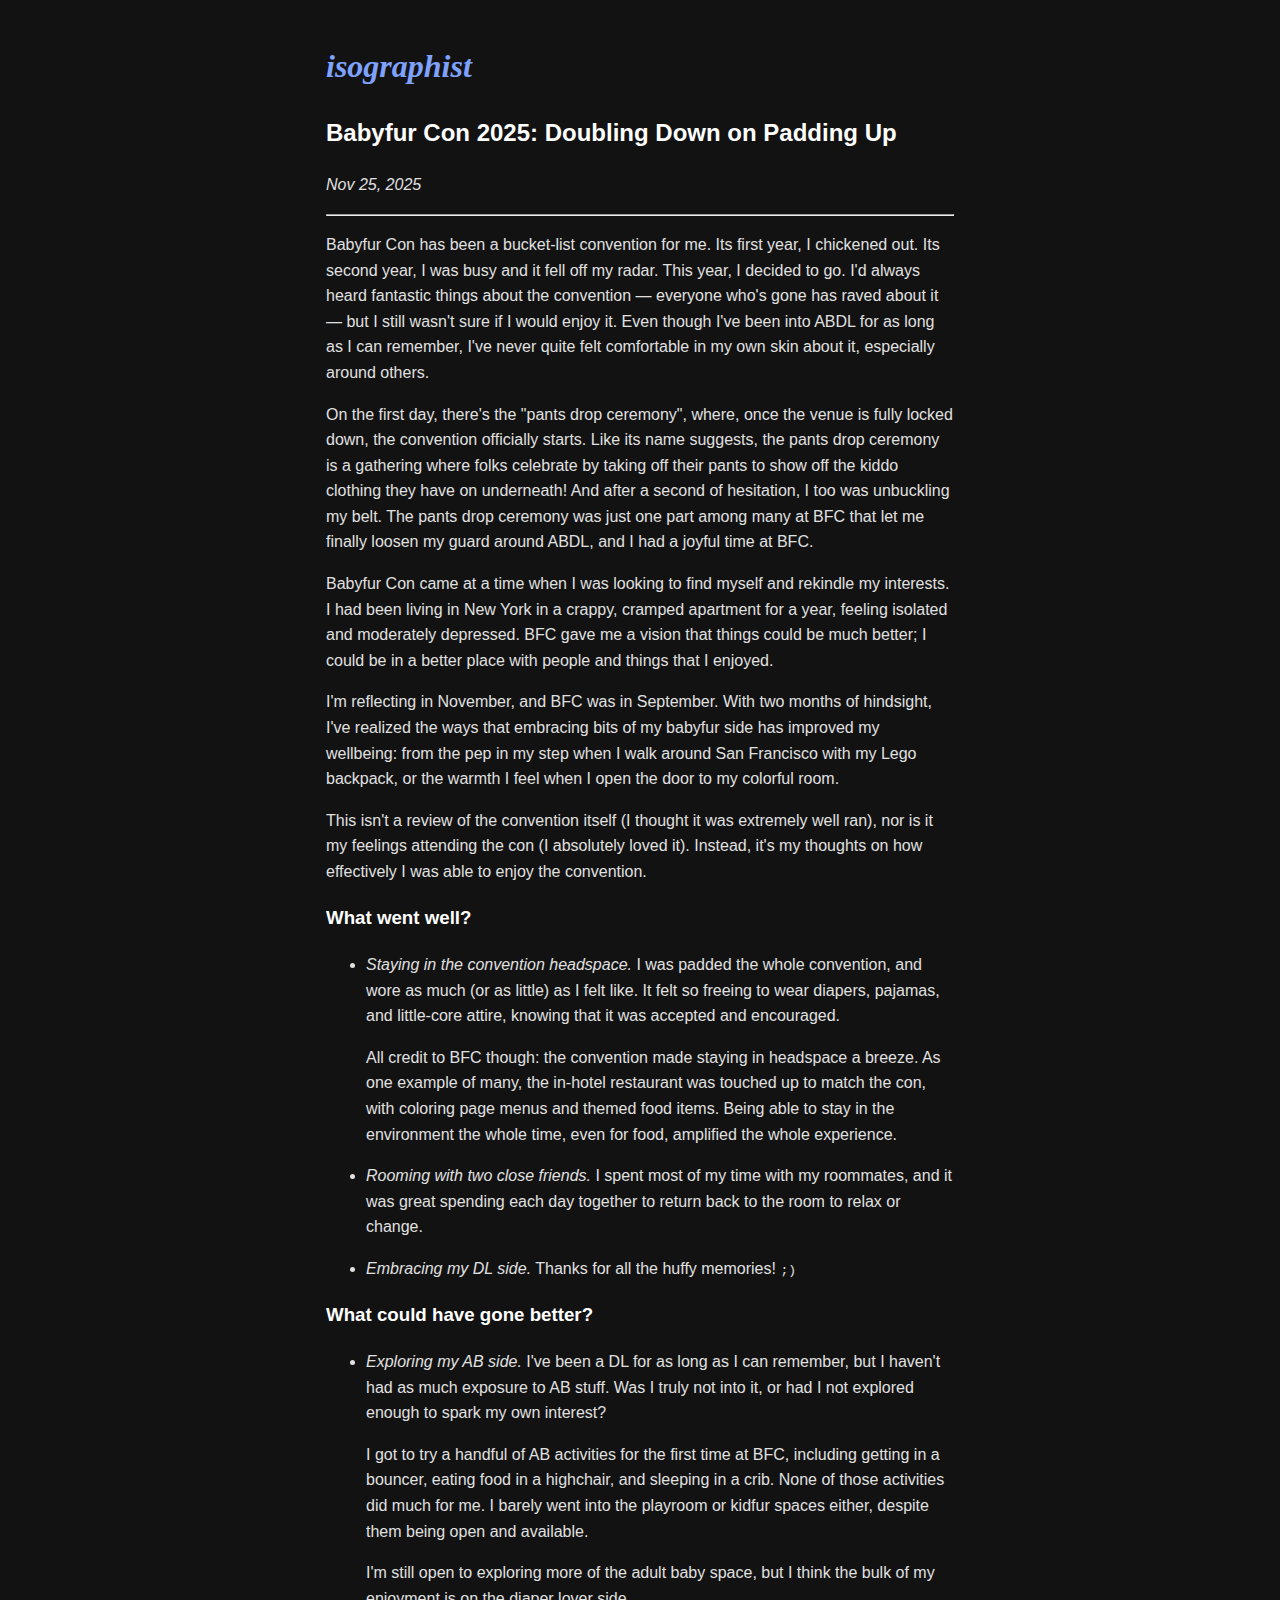
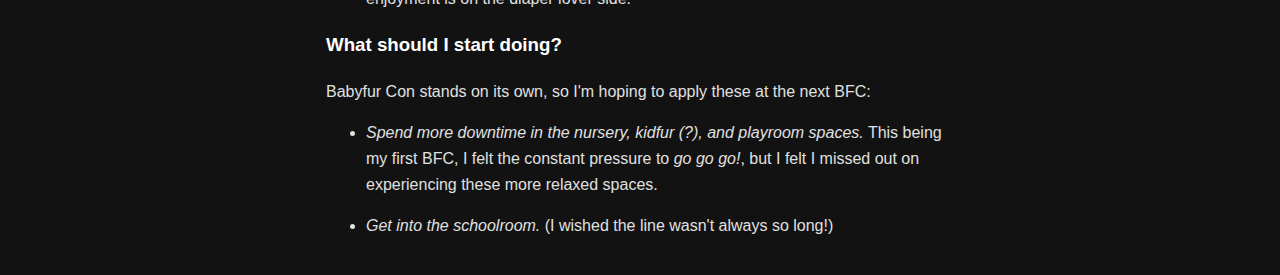
<file: posts/2025-11-25-bfc.html>
<!DOCTYPE html>
<html lang="en">
<head>
    <link rel="stylesheet" href="../styles.css">
    <meta charset="UTF-8">
    <meta name="viewport" content="width=device-width, initial-scale=1.0">
    <title>isographist</title>
</head>
<body>
    <h1><a href="../index.html"><em>isographist</em></a></h1>
<h2>Babyfur Con 2025: Doubling Down on Padding Up</h2>
<p><em>Nov 25, 2025</em></p>
<hr />
<p>Babyfur Con has been a bucket-list convention for me. Its first year, I chickened out. Its second year, I was busy and
it fell off my radar. This year, I decided to go. I'd always heard fantastic things about the convention — everyone
who's gone has raved about it — but I still wasn't sure if I would enjoy it. Even though I've been into ABDL for as long
as I can remember, I've never quite felt comfortable in my own skin about it, especially around others.</p>
<p>On the first day, there's the &quot;pants drop ceremony&quot;, where, once the venue is fully locked down, the convention
officially starts. Like its name suggests, the pants drop ceremony is a gathering where folks celebrate by taking off
their pants to show off the kiddo clothing they have on underneath! And after a second of hesitation, I too was
unbuckling my belt. The pants drop ceremony was just one part among many at BFC that let me finally loosen my guard
around ABDL, and I had a joyful time at BFC.</p>
<p>Babyfur Con came at a time when I was looking to find myself and rekindle my interests. I had been living in New York in
a crappy, cramped apartment for a year, feeling isolated and moderately depressed. BFC gave me a vision that things
could be much better; I could be in a better place with people and things that I enjoyed.</p>
<p>I'm reflecting in November, and BFC was in September. With two months of hindsight, I've realized the ways that
embracing bits of my babyfur side has improved my wellbeing: from the pep in my step when I walk around San Francisco
with my Lego backpack, or the warmth I feel when I open the door to my colorful room.</p>
<p>This isn't a review of the convention itself (I thought it was extremely well ran), nor is it my feelings attending the
con (I absolutely loved it). Instead, it's my thoughts on how effectively I was able to enjoy the convention.</p>
<h3>What went well?</h3>
<ul>
<li>
<p><em>Staying in the convention headspace.</em> I was padded the whole convention, and wore as much (or as little) as I felt
like. It felt so freeing to wear diapers, pajamas, and little-core attire, knowing that it was accepted and
encouraged.</p>
<p>All credit to BFC though: the convention made staying in headspace a breeze. As one example of many, the in-hotel
restaurant was touched up to match the con, with coloring page menus and themed food items. Being able to stay in the
environment the whole time, even for food, amplified the whole experience.</p>
</li>
<li>
<p><em>Rooming with two close friends.</em> I spent most of my time with my roommates, and it was great spending each day
together to return back to the room to relax or change.</p>
</li>
<li>
<p><em>Embracing my DL side.</em> Thanks for all the huffy memories! <code>;)</code></p>
</li>
</ul>
<h3>What could have gone better?</h3>
<ul>
<li>
<p><em>Exploring my AB side.</em> I've been a DL for as long as I can remember, but I haven't had as much exposure to AB stuff.
Was I truly not into it, or had I not explored enough to spark my own interest?</p>
<p>I got to try a handful of AB activities for the first time at BFC, including getting in a bouncer, eating food in a
highchair, and sleeping in a crib. None of those activities did much for me. I barely went into the playroom or kidfur
spaces either, despite them being open and available.</p>
<p>I'm still open to exploring more of the adult baby space, but I think the bulk of my enjoyment is on the diaper lover
side.</p>
</li>
</ul>
<h3>What should I start doing?</h3>
<p>Babyfur Con stands on its own, so I'm hoping to apply these at the next BFC:</p>
<ul>
<li>
<p><em>Spend more downtime in the nursery, kidfur (?), and playroom spaces.</em> This being my first BFC, I felt the constant
pressure to <em>go go go!</em>, but I felt I missed out on experiencing these more relaxed spaces.</p>
</li>
<li>
<p><em>Get into the schoolroom.</em> (I wished the line wasn't always so long!)</p>
</li>
</ul>

</body>
</html>
</file>
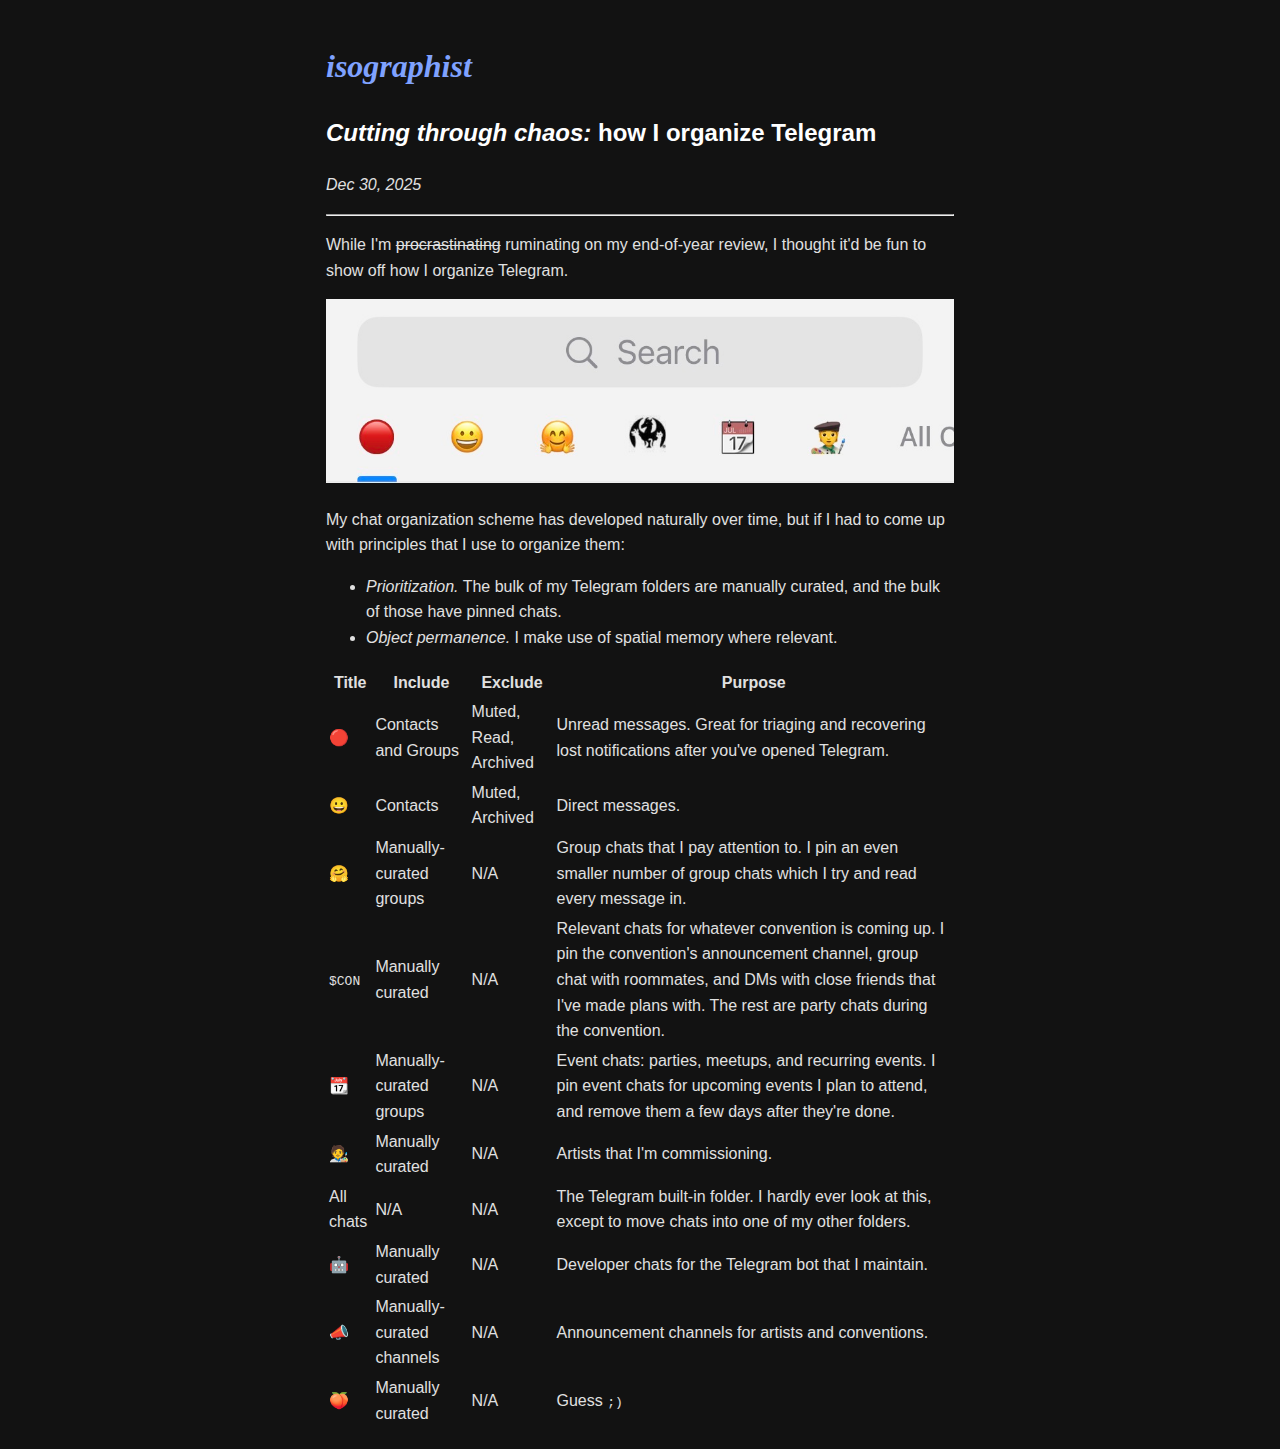
<file: posts/2025-12-30-telegram-folders.html>
<!DOCTYPE html>
<html lang="en">
<head>
    <link rel="stylesheet" href="../styles.css">
    <meta charset="UTF-8">
    <meta name="viewport" content="width=device-width, initial-scale=1.0">
    <title>isographist</title>
</head>
<body>
    <h1><a href="../index.html"><em>isographist</em></a></h1>
<h2><em>Cutting through chaos:</em> how I organize Telegram</h2>
<p><em>Dec 30, 2025</em></p>
<hr />
<p>While I'm <s>procrastinating</s> ruminating on my end-of-year review, I thought it'd be fun to show off how I organize
Telegram.</p>
<p><img src="../resources/2025-12-30-telegram.jpeg" alt="Screenshot of Telegram" /></p>
<p>My chat organization scheme has developed naturally over time, but if I had to come up with principles that I use to
organize them:</p>
<ul>
<li><em>Prioritization.</em> The bulk of my Telegram folders are manually curated, and the bulk of those have pinned chats.</li>
<li><em>Object permanence.</em> I make use of spatial memory where relevant.</li>
</ul>
<table>
<thead>
<tr>
<th>Title</th>
<th>Include</th>
<th>Exclude</th>
<th>Purpose</th>
</tr>
</thead>
<tbody>
<tr>
<td>🔴</td>
<td>Contacts and Groups</td>
<td>Muted, Read, Archived</td>
<td>Unread messages. Great for triaging and recovering lost notifications after you've opened Telegram.</td>
</tr>
<tr>
<td>😀</td>
<td>Contacts</td>
<td>Muted, Archived</td>
<td>Direct messages.</td>
</tr>
<tr>
<td>🤗</td>
<td>Manually-curated groups</td>
<td>N/A</td>
<td>Group chats that I pay attention to. I pin an even smaller number of group chats which I try and read every message in.</td>
</tr>
<tr>
<td><code>$CON</code></td>
<td>Manually curated</td>
<td>N/A</td>
<td>Relevant chats for whatever convention is coming up. I pin the convention's announcement channel, group chat with roommates, and DMs with close friends that I've made plans with. The rest are party chats during the convention.</td>
</tr>
<tr>
<td>📆</td>
<td>Manually-curated groups</td>
<td>N/A</td>
<td>Event chats: parties, meetups, and recurring events. I pin event chats for upcoming events I plan to attend, and remove them a few days after they're done.</td>
</tr>
<tr>
<td>🧑‍🎨</td>
<td>Manually curated</td>
<td>N/A</td>
<td>Artists that I'm commissioning.</td>
</tr>
<tr>
<td>All chats</td>
<td>N/A</td>
<td>N/A</td>
<td>The Telegram built-in folder. I hardly ever look at this, except to move chats into one of my other folders.</td>
</tr>
<tr>
<td>🤖</td>
<td>Manually curated</td>
<td>N/A</td>
<td>Developer chats for the Telegram bot that I maintain.</td>
</tr>
<tr>
<td>📣</td>
<td>Manually-curated channels</td>
<td>N/A</td>
<td>Announcement channels for artists and conventions.</td>
</tr>
<tr>
<td>🍑</td>
<td>Manually curated</td>
<td>N/A</td>
<td>Guess <code>;)</code></td>
</tr>
</tbody>
</table>

</body>
</html>
</file>
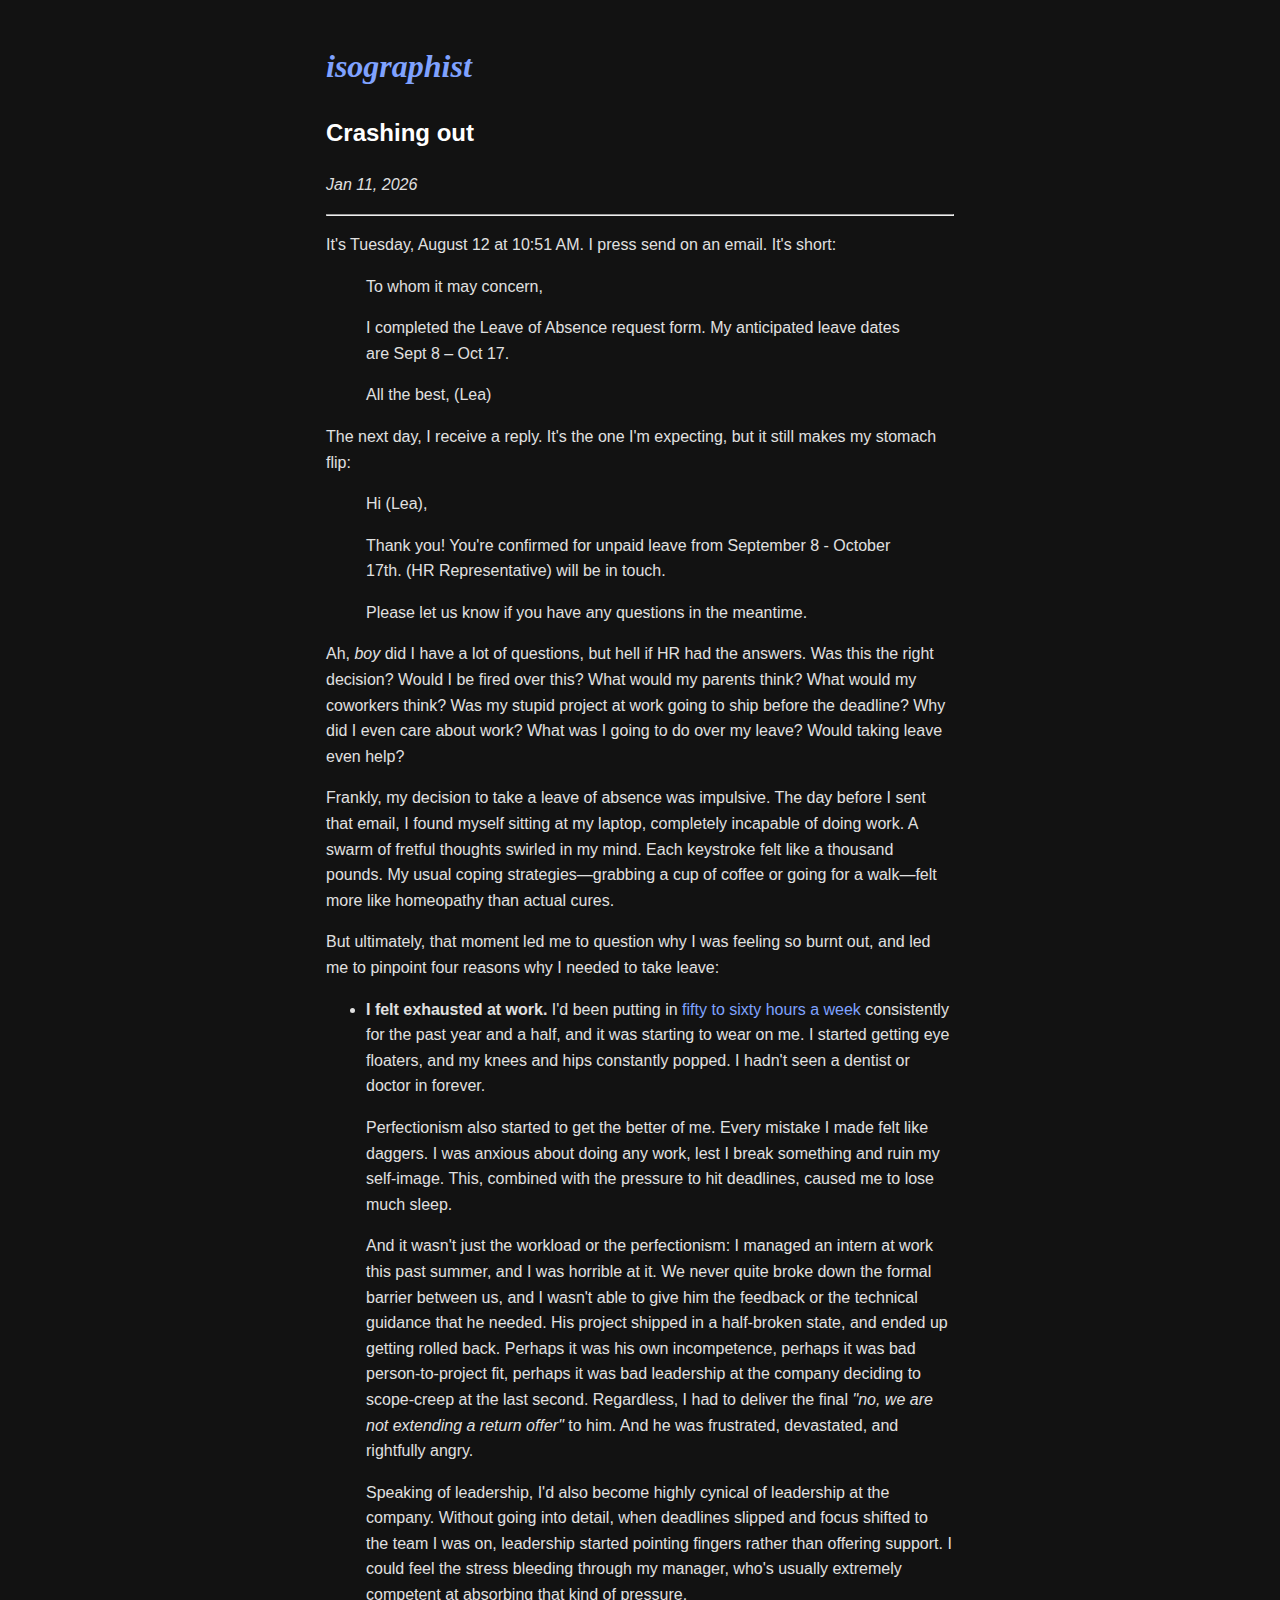
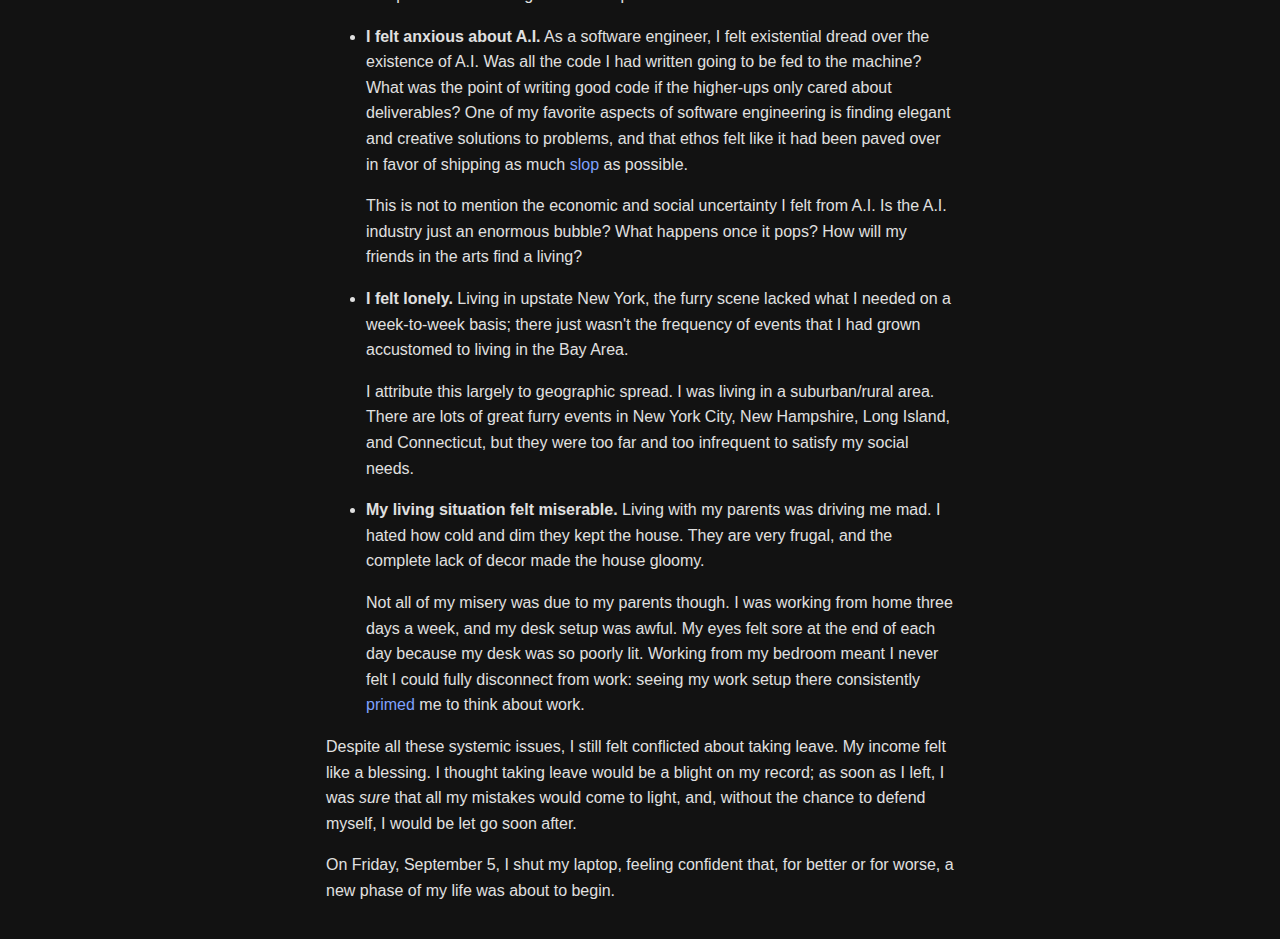
<file: posts/2026-01-11-burnout.html>
<!DOCTYPE html>
<html lang="en">
<head>
    <link rel="stylesheet" href="../styles.css">
    <meta charset="UTF-8">
    <meta name="viewport" content="width=device-width, initial-scale=1.0">
    <title>isographist</title>
</head>
<body>
    <h1><a href="../index.html"><em>isographist</em></a></h1>
<h2>Crashing out</h2>
<p><em>Jan 11, 2026</em></p>
<hr />
<p>It's Tuesday, August 12 at 10:51 AM. I press send on an email. It's short:</p>
<blockquote>
<p>To whom it may concern,</p>
<p>I completed the Leave of Absence request form. My anticipated leave dates are Sept 8 – Oct 17.</p>
<p>All the best, (Lea)</p>
</blockquote>
<p>The next day, I receive a reply. It's the one I'm expecting, but it still makes my stomach flip:</p>
<blockquote>
<p>Hi (Lea),</p>
<p>Thank you! You're confirmed for unpaid leave from September 8 - October 17th. (HR Representative) will be in touch.</p>
<p>Please let us know if you have any questions in the meantime.</p>
</blockquote>
<p>Ah, <em>boy</em> did I have a lot of questions, but hell if HR had the answers. Was this the right decision? Would I be fired
over this? What would my parents think? What would my coworkers think? Was my stupid project at work going to ship
before the deadline? Why did I even care about work? What was I going to do over my leave? Would taking leave even help?</p>
<p>Frankly, my decision to take a leave of absence was impulsive. The day before I sent that email, I found myself sitting
at my laptop, completely incapable of doing work. A swarm of fretful thoughts swirled in my mind. Each keystroke felt
like a thousand pounds. My usual coping strategies—grabbing a cup of coffee or going for a walk—felt more like
homeopathy than actual cures.</p>
<p>But ultimately, that moment led me to question why I was feeling so burnt out, and led me to pinpoint four reasons why I
needed to take leave:</p>
<ul>
<li>
<p><strong>I felt exhausted at work.</strong> I'd been putting in <a href="../posts/2025-03-08-work.html">fifty to sixty hours a week</a>
consistently for the past year and a half, and it was starting to wear on me. I started getting eye floaters, and my
knees and hips constantly popped. I hadn't seen a dentist or doctor in forever.</p>
<p>Perfectionism also started to get the better of me. Every mistake I made felt like daggers. I was anxious about doing
any work, lest I break something and ruin my self-image. This, combined with the pressure to hit deadlines, caused me
to lose much sleep.</p>
<p>And it wasn't just the workload or the perfectionism: I managed an intern at work this past summer, and I was horrible
at it. We never quite broke down the formal barrier between us, and I wasn't able to give him the feedback or the
technical guidance that he needed. His project shipped in a half-broken state, and ended up getting rolled back.
Perhaps it was his own incompetence, perhaps it was bad person-to-project fit, perhaps it was bad leadership at the
company deciding to scope-creep at the last second. Regardless, I had to deliver the final <em>&quot;no, we are not extending
a return offer&quot;</em> to him. And he was frustrated, devastated, and rightfully angry.</p>
<p>Speaking of leadership, I'd also become highly cynical of leadership at the company. Without going into detail, when
deadlines slipped and focus shifted to the team I was on, leadership started pointing fingers rather than offering
support. I could feel the stress bleeding through my manager, who's usually extremely competent at absorbing that kind
of pressure.</p>
</li>
<li>
<p><strong>I felt anxious about A.I.</strong> As a software engineer, I felt existential dread over the existence of A.I. Was all the
code I had written going to be fed to the machine? What was the point of writing good code if the higher-ups only
cared about deliverables? One of my favorite aspects of software engineering is finding elegant and creative solutions
to problems, and that ethos felt like it had been paved over in favor of shipping as much
<a href="https://www.merriam-webster.com/wordplay/word-of-the-year">slop</a> as possible.</p>
<p>This is not to mention the economic and social uncertainty I felt from A.I. Is the A.I. industry just an enormous
bubble? What happens once it pops? How will my friends in the arts find a living?</p>
</li>
<li>
<p><strong>I felt lonely.</strong> Living in upstate New York, the furry scene lacked what I needed on a week-to-week basis; there
just wasn't the frequency of events that I had grown accustomed to living in the Bay Area.</p>
<p>I attribute this largely to geographic spread. I was living in a suburban/rural area. There are lots of great furry
events in New York City, New Hampshire, Long Island, and Connecticut, but they were too far and too infrequent to
satisfy my social needs.</p>
</li>
<li>
<p><strong>My living situation felt miserable.</strong> Living with my parents was driving me mad. I hated how cold and dim they kept
the house. They are very frugal, and the complete lack of decor made the house gloomy.</p>
<p>Not all of my misery was due to my parents though. I was working from home three days a week, and my desk setup was
awful. My eyes felt sore at the end of each day because my desk was so poorly lit. Working from my bedroom meant I
never felt I could fully disconnect from work: seeing my work setup there consistently
<a href="https://en.wikipedia.org/wiki/Priming_(psychology)">primed</a> me to think about work.</p>
</li>
</ul>
<p>Despite all these systemic issues, I still felt conflicted about taking leave. My income felt like a blessing. I thought
taking leave would be a blight on my record; as soon as I left, I was <em>sure</em> that all my mistakes would come to light,
and, without the chance to defend myself, I would be let go soon after.</p>
<p>On Friday, September 5, I shut my laptop, feeling confident that, for better or for worse, a new phase of my life was
about to begin.</p>

</body>
</html>
</file>
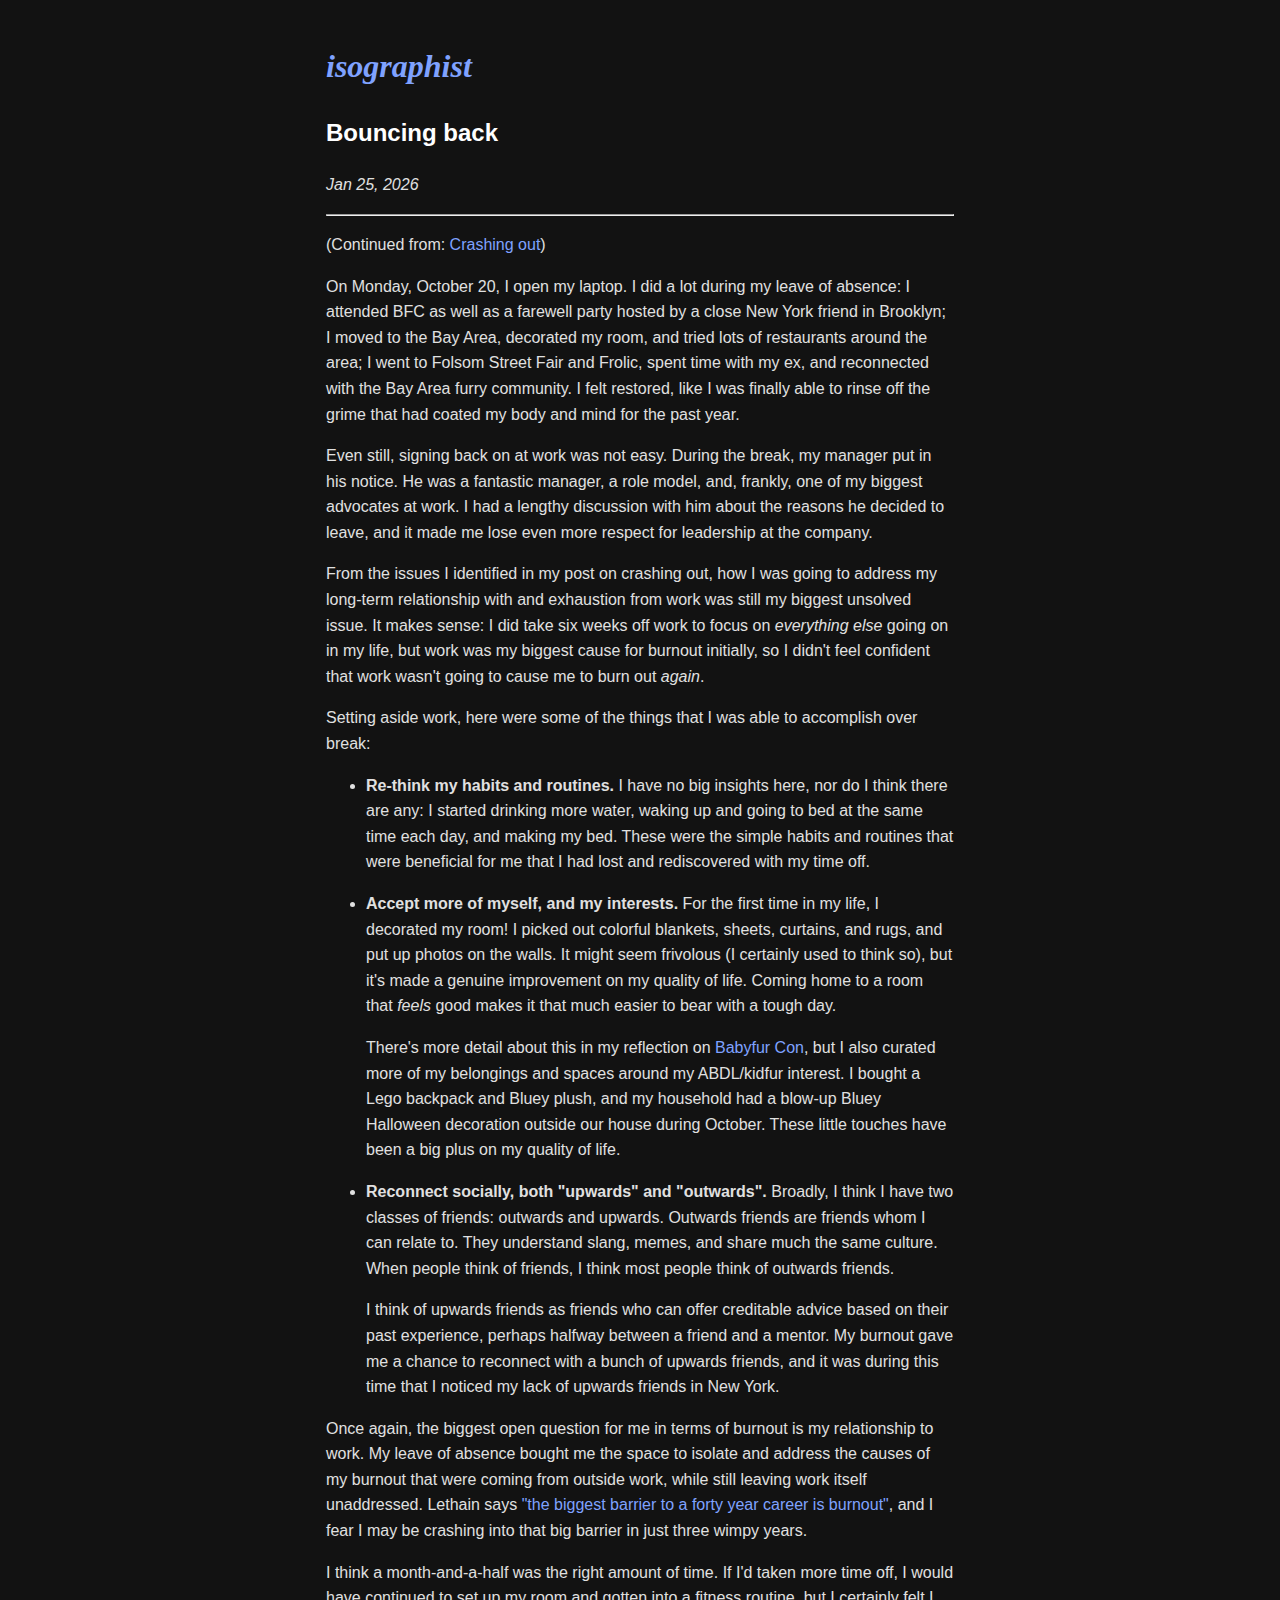
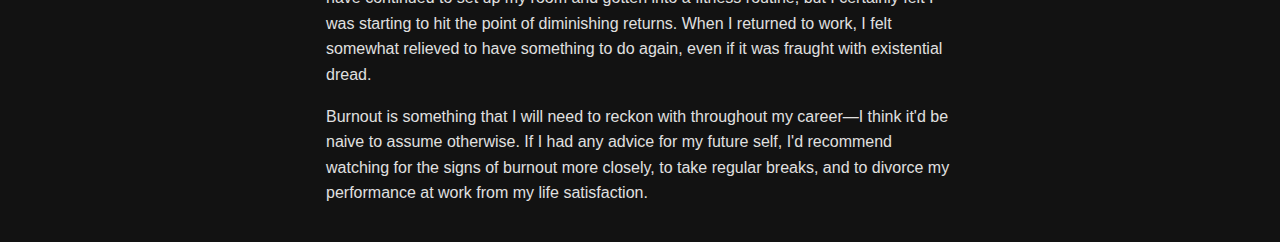
<file: posts/2026-01-25-bounce-back.html>
<!DOCTYPE html>
<html lang="en">
<head>
    <link rel="stylesheet" href="../styles.css">
    <meta charset="UTF-8">
    <meta name="viewport" content="width=device-width, initial-scale=1.0">
    <title>isographist</title>
</head>
<body>
    <h1><a href="../index.html"><em>isographist</em></a></h1>
<h2>Bouncing back</h2>
<p><em>Jan 25, 2026</em></p>
<hr />
<p>(Continued from: <a href="../posts/2026-01-11-burnout.html">Crashing out</a>)</p>
<p>On Monday, October 20, I open my laptop. I did a lot during my leave of absence: I attended BFC as well as a farewell
party hosted by a close New York friend in Brooklyn; I moved to the Bay Area, decorated my room, and tried lots of
restaurants around the area; I went to Folsom Street Fair and Frolic, spent time with my ex, and reconnected with the
Bay Area furry community. I felt restored, like I was finally able to rinse off the grime that had coated my body and
mind for the past year.</p>
<p>Even still, signing back on at work was not easy. During the break, my manager put in his notice. He was a fantastic
manager, a role model, and, frankly, one of my biggest advocates at work. I had a lengthy discussion with him about the
reasons he decided to leave, and it made me lose even more respect for leadership at the company.</p>
<p>From the issues I identified in my post on crashing out, how I was going to address my long-term relationship with and
exhaustion from work was still my biggest unsolved issue. It makes sense: I did take six weeks off work to focus on
<em>everything else</em> going on in my life, but work was my biggest cause for burnout initially, so I didn't feel confident
that work wasn't going to cause me to burn out <em>again</em>.</p>
<p>Setting aside work, here were some of the things that I was able to accomplish over break:</p>
<ul>
<li>
<p><strong>Re-think my habits and routines.</strong> I have no big insights here, nor do I think there are any: I started drinking
more water, waking up and going to bed at the same time each day, and making my bed. These were the simple habits and
routines that were beneficial for me that I had lost and rediscovered with my time off.</p>
</li>
<li>
<p><strong>Accept more of myself, and my interests.</strong> For the first time in my life, I decorated my room! I picked out colorful
blankets, sheets, curtains, and rugs, and put up photos on the walls. It might seem frivolous (I certainly used to
think so), but it's made a genuine improvement on my quality of life. Coming home to a room that <em>feels</em> good makes it
that much easier to bear with a tough day.</p>
<p>There's more detail about this in my reflection on <a href="../posts/2025-11-25-bfc.html">Babyfur Con</a>, but I also curated
more of my belongings and spaces around my ABDL/kidfur interest. I bought a Lego backpack and Bluey plush, and my
household had a blow-up Bluey Halloween decoration outside our house during October. These little touches have been a
big plus on my quality of life.</p>
</li>
<li>
<p><strong>Reconnect socially, both &quot;upwards&quot; and &quot;outwards&quot;.</strong> Broadly, I think I have two classes of friends: outwards and
upwards. Outwards friends are friends whom I can relate to. They understand slang, memes, and share much the same
culture. When people think of friends, I think most people think of outwards friends.</p>
<p>I think of upwards friends as friends who can offer creditable advice based on their past experience, perhaps halfway
between a friend and a mentor. My burnout gave me a chance to reconnect with a bunch of upwards friends, and it was
during this time that I noticed my lack of upwards friends in New York.</p>
</li>
</ul>
<p>Once again, the biggest open question for me in terms of burnout is my relationship to work. My leave of absence bought
me the space to isolate and address the causes of my burnout that were coming from outside work, while still leaving
work itself unaddressed. Lethain says <a href="https://lethain.com/forty-year-career">&quot;the biggest barrier to a forty year career is burnout&quot;</a>, and I fear I may be
crashing into that big barrier in just three wimpy years.</p>
<p>I think a month-and-a-half was the right amount of time. If I'd taken more time off, I would have continued to set up my
room and gotten into a fitness routine, but I certainly felt I was starting to hit the point of diminishing returns.
When I returned to work, I felt somewhat relieved to have something to do again, even if it was fraught with existential
dread.</p>
<p>Burnout is something that I will need to reckon with throughout my career—I think it'd be naive to assume otherwise. If
I had any advice for my future self, I'd recommend watching for the signs of burnout more closely, to take regular
breaks, and to divorce my performance at work from my life satisfaction.</p>

</body>
</html>
</file>
<file: styles.css>
/* Global styles */
body {
    font-family: "Verdana", sans-serif;
    background-color: #121212;
    color: #e0e0e0;
    max-width: 628px;
    margin: auto;
    padding: 20px;
    line-height: 1.6;
}

h1 {
    font-family: "Georgia", serif;
}

h2,
h3 {
    font-weight: bold;
    color: #ffffff;
}

img {
    max-width: 100%;
    max-height: auto;
}

/* Links */
a {
    color: #7fa2ff;
    text-decoration: none;
}

a:hover {
    text-decoration: underline;
}
</file>
